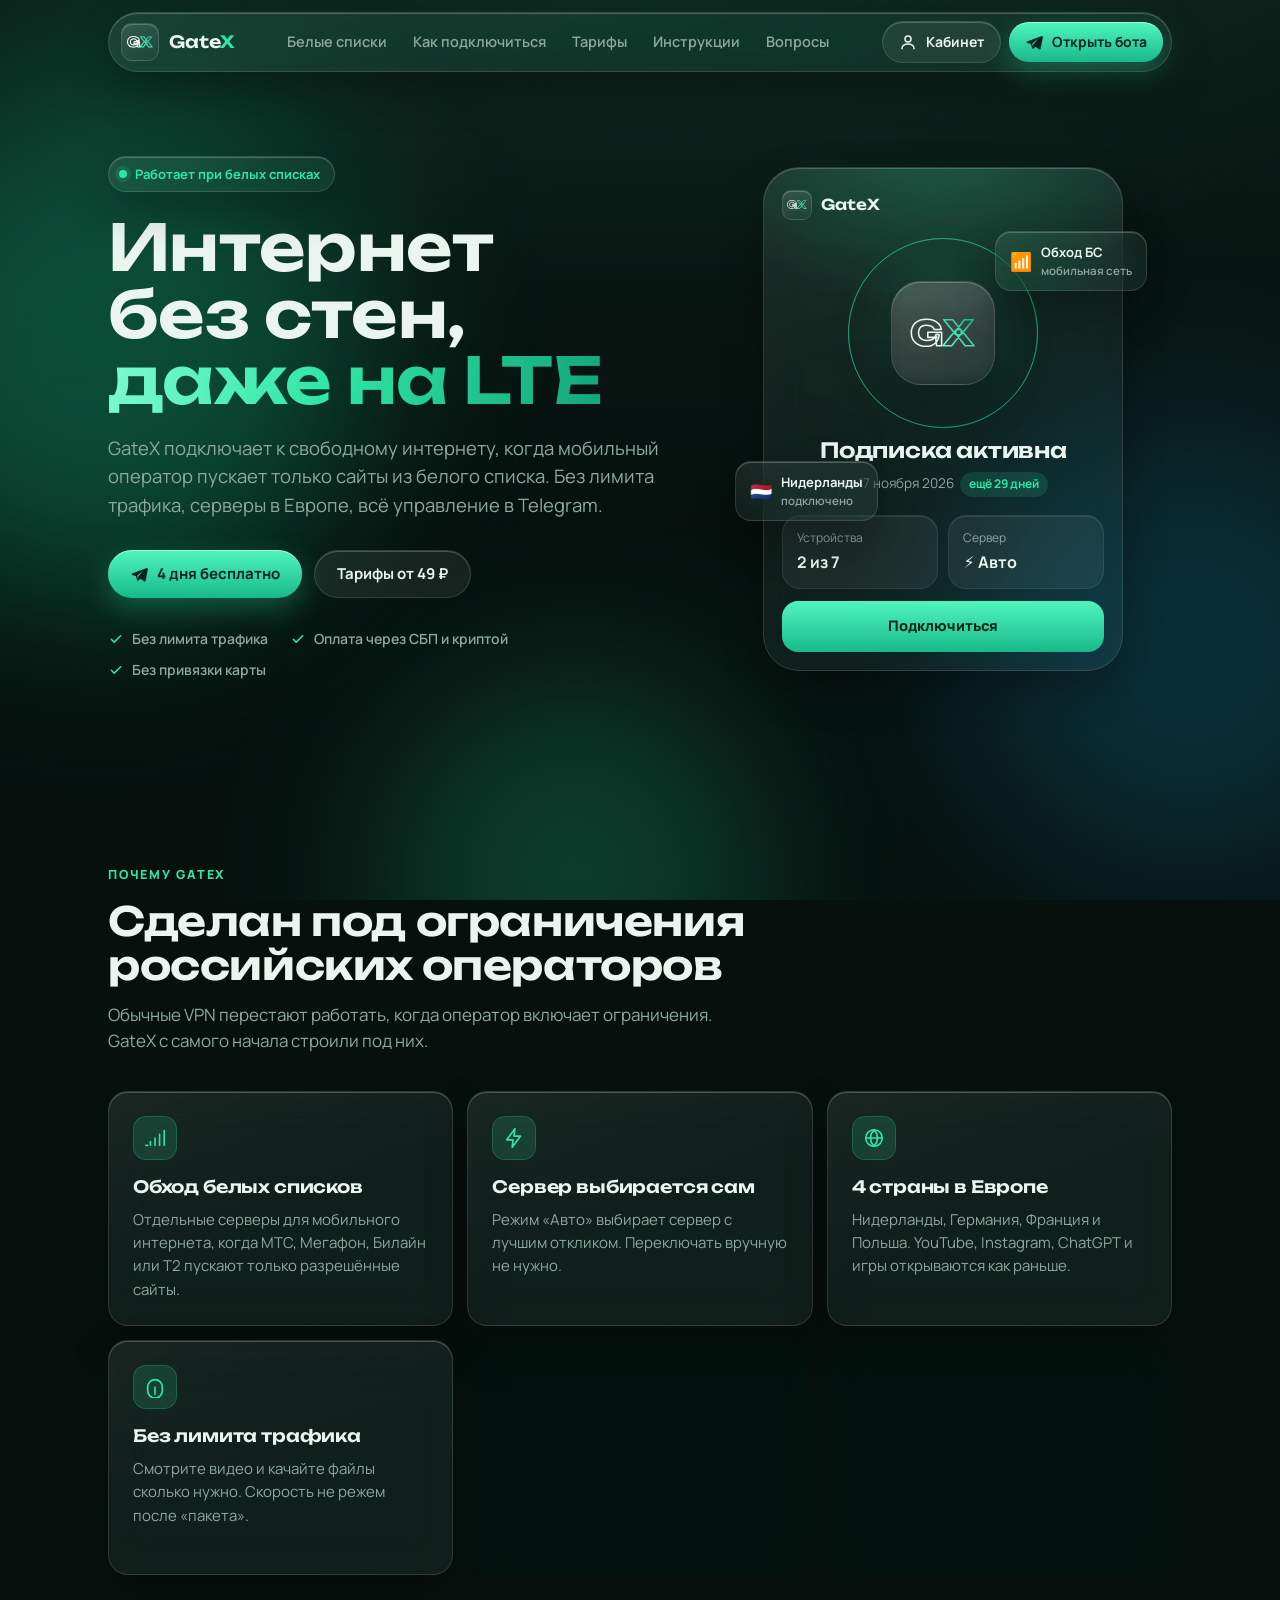
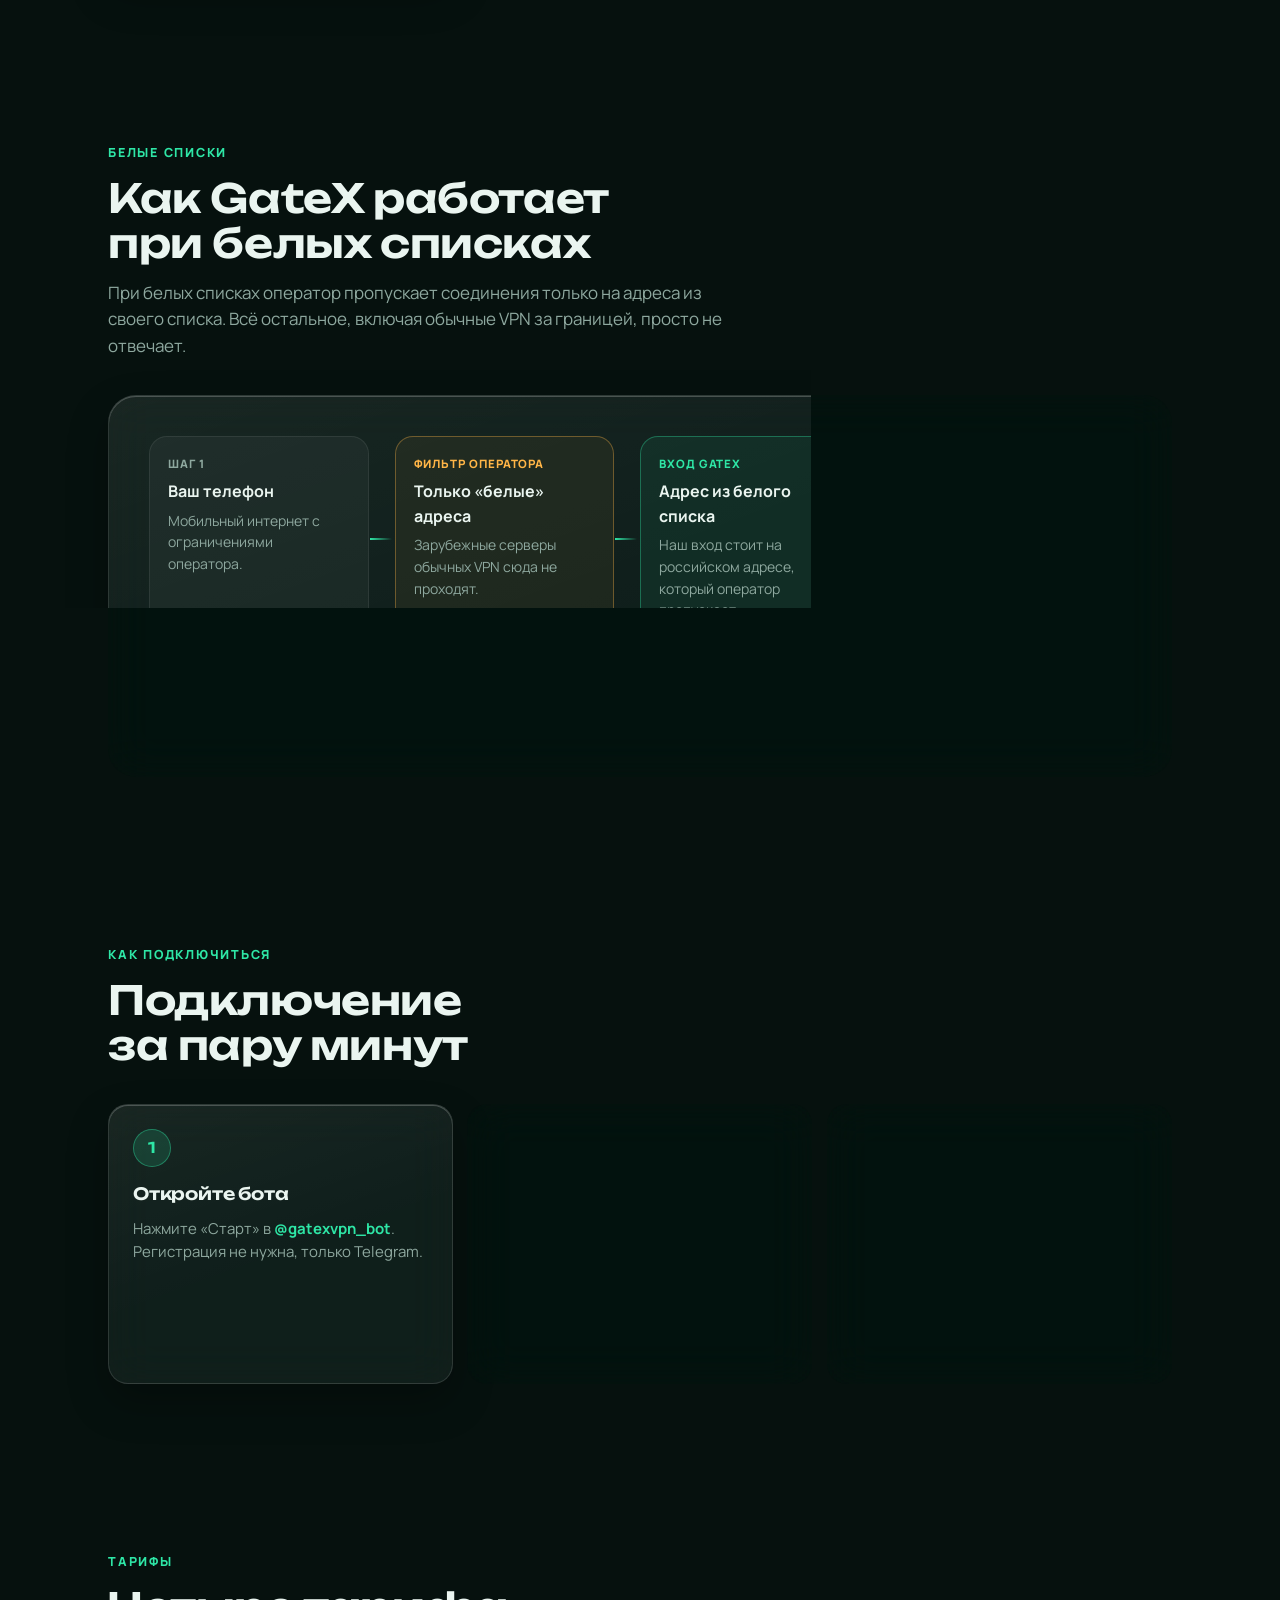
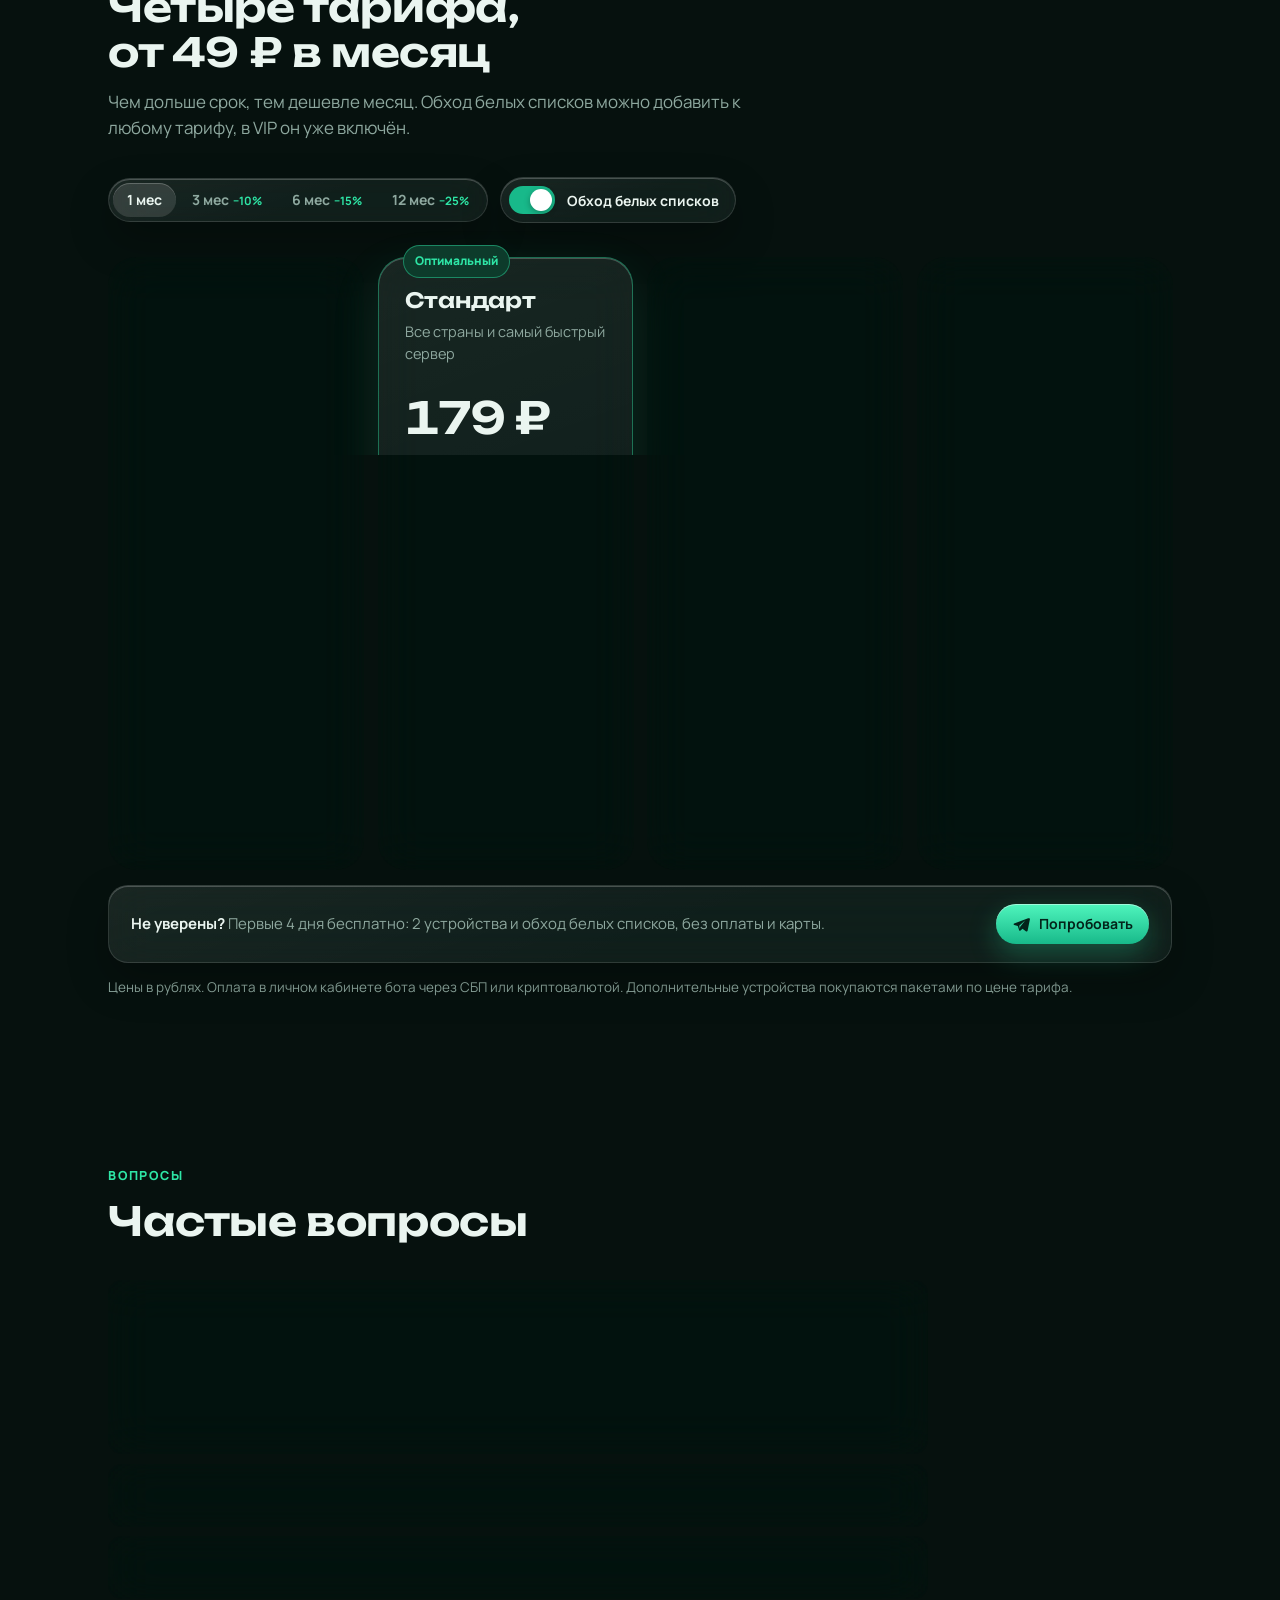
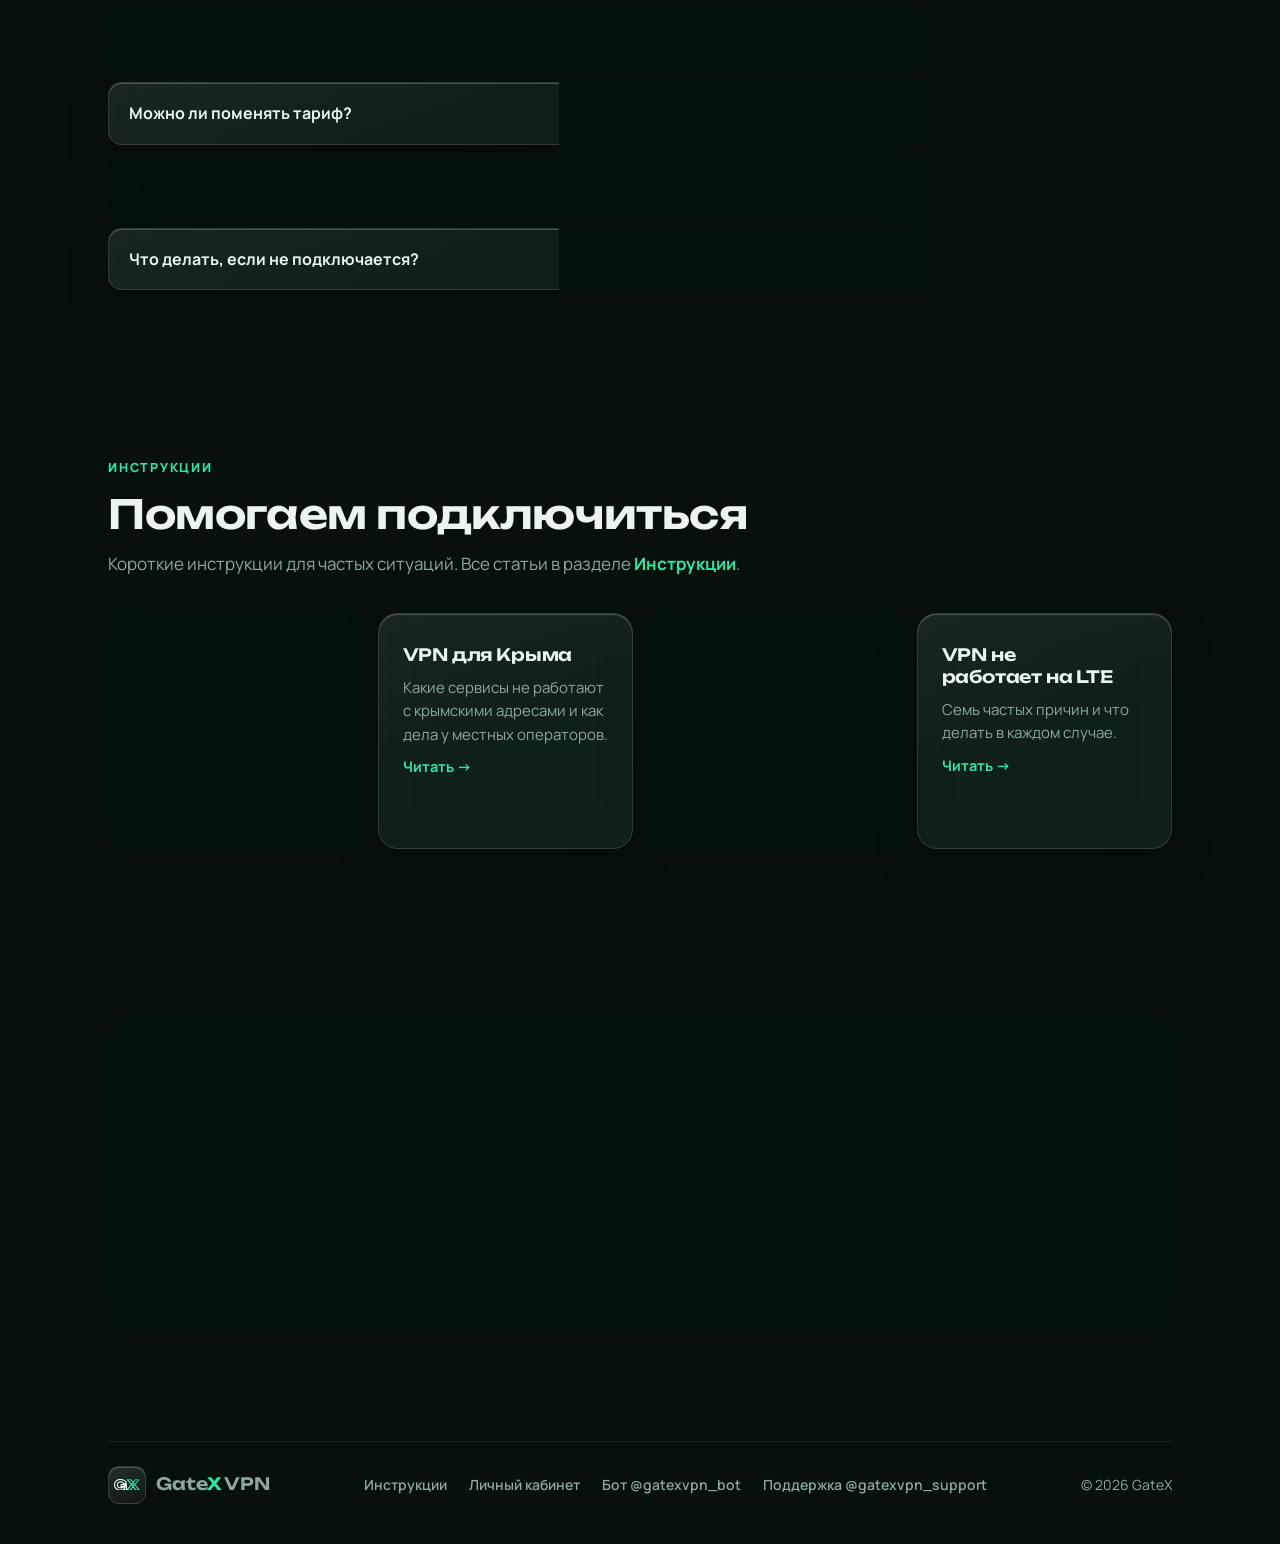
<file: site/index.html>
<!doctype html>
<html lang="ru">
<head>
<meta charset="utf-8">
<meta name="viewport" content="width=device-width, initial-scale=1, viewport-fit=cover">
<title>GateX VPN: работает при белых списках на мобильном интернете</title>
<meta name="claude:viewport-fit-sides" content="cover">
<meta name="description" content="GateX VPN работает даже при белых списках на мобильном интернете. Серверы в Нидерландах, Германии, Франции и Польше, без лимита трафика. 4 дня бесплатно в Telegram-боте.">
<meta name="theme-color" content="#06110e">
<meta property="og:title" content="GateX VPN">
<meta property="og:description" content="VPN для мобильного интернета с белыми списками. 4 дня бесплатно в Telegram.">
<meta property="og:type" content="website">
<meta property="og:url" content="https://gatexx.ru/">
<meta property="og:image" content="https://gatexx.ru/og.png">
<meta property="og:locale" content="ru_RU">
<meta property="og:site_name" content="GateX VPN">
<meta name="twitter:card" content="summary_large_image">
<link rel="canonical" href="https://gatexx.ru/">
<link rel="apple-touch-icon" href="/apple-touch-icon.png">
<link rel="icon" href="data:image/svg+xml,%3Csvg xmlns='http://www.w3.org/2000/svg' viewBox='0 0 64 64'%3E%3Crect width='64' height='64' rx='16' fill='%2306110e'/%3E%3Ctext x='32' y='42' font-family='Arial Black,Arial' font-weight='900' font-size='26' text-anchor='middle' fill='none' stroke='%232ee6a6' stroke-width='2.4'%3EGX%3C/text%3E%3C/svg%3E">
<script type="application/ld+json">{"@context": "https://schema.org", "@type": "Organization", "name": "GateX VPN", "url": "https://gatexx.ru/", "logo": "https://gatexx.ru/apple-touch-icon.png", "sameAs": ["https://t.me/gatexvpn_bot", "https://t.me/gaatex_vpn"]}</script>
<script type="application/ld+json">{"@context": "https://schema.org", "@type": "WebSite", "name": "GateX VPN", "url": "https://gatexx.ru/", "inLanguage": "ru"}</script>
<script type="application/ld+json">{"@context": "https://schema.org", "@type": "FAQPage", "mainEntity": [{"@type": "Question", "name": "Что такое белые списки?", "acceptedAnswer": {"@type": "Answer", "text": "Это режим, в котором мобильный оператор открывает только разрешённые сайты и сервисы: Госуслуги, банки, маркетплейсы, VK. Всё остальное, включая обычные VPN, перестаёт открываться. Он включается в отдельных регионах, иногда на несколько часов, иногда постоянно."}}, {"@type": "Question", "name": "На каких устройствах работает GateX?", "acceptedAnswer": {"@type": "Answer", "text": "На iPhone, Android, Windows и macOS. Подписка добавляется в приложение Happ, v2RayTun или INCY одной кнопкой из личного кабинета."}}, {"@type": "Question", "name": "Нужен ли обход белых списков, если у меня домашний интернет?", "acceptedAnswer": {"@type": "Answer", "text": "Нет. Дома и на Wi-Fi хватит тарифа без обхода, он заметно дешевле. Обход нужен, если вы пользуетесь мобильным интернетом там, где оператор включает белые списки."}}, {"@type": "Question", "name": "Как оплатить?", "acceptedAnswer": {"@type": "Answer", "text": "В личном кабинете бота @gatexvpn_bot: кнопка «Купить подписку», дальше тариф, срок и оплата через СБП или криптовалютой. Карту привязывать не нужно, автосписаний нет."}}, {"@type": "Question", "name": "Можно ли поменять тариф?", "acceptedAnswer": {"@type": "Answer", "text": "Да. При смене тарифа оставшиеся дни пересчитываются в дни нового тарифа по стоимости, ничего не сгорает."}}, {"@type": "Question", "name": "Есть ли бонус за друзей?", "acceptedAnswer": {"@type": "Answer", "text": "Да. Пригласите друга по своей ссылке из бота: когда он включит пробный период, вы оба получите +7 дней подписки."}}, {"@type": "Question", "name": "Что делать, если не подключается?", "acceptedAnswer": {"@type": "Answer", "text": "Напишите в поддержку @gatexvpn_support: опишите оператора, город и приложение, и мы поможем настроить."}}]}</script>
<link rel="preconnect" href="https://fonts.googleapis.com">
<link rel="preconnect" href="https://fonts.gstatic.com" crossorigin>
<link rel="stylesheet" href="https://fonts.googleapis.com/css2?family=Manrope:wght@400;500;600;700;800&family=Unbounded:wght@500;600;700&display=swap">
<style>
/* Layout: one long dark-pine page, frosted-glass panels floating over slow mint glows; content column 1120px. */
:root {
  --bg: #06110e;
  --bg-2: #0a1b16;
  --text: #eaf5f0;
  --muted: #8ea89f;
  --accent: #2ee6a6;
  --accent-2: #18b98a;
  --accent-ink: #03241a;
  --glass: rgba(255, 255, 255, 0.055);
  --glass-strong: rgba(255, 255, 255, 0.09);
  --glass-line: rgba(255, 255, 255, 0.12);
  --glass-hi: rgba(255, 255, 255, 0.22);
  --line: rgba(255, 255, 255, 0.08);
  --accent-soft: rgba(46, 230, 166, 0.14);
  --warn: #ffb547;

  --font-display: "Unbounded", "Manrope", system-ui, sans-serif;
  --font-body: "Manrope", system-ui, -apple-system, "Segoe UI", Roboto, sans-serif;
  --radius-lg: 28px;
  --radius: 20px;
  --radius-sm: 14px;
  color-scheme: dark;
}

* { box-sizing: border-box; }
html { scroll-behavior: smooth; overflow-x: clip; }
body {
  margin: 0;
  background: var(--bg);
  color: var(--text);
  font: 16px/1.55 var(--font-body);
  -webkit-font-smoothing: antialiased;
  overflow-x: clip;
}
a { color: inherit; text-decoration: none; }
svg { display: block; }
h1, h2, h3 { font-family: var(--font-display); font-weight: 600; margin: 0; text-wrap: balance; letter-spacing: -0.01em; }
p { margin: 0; }
:focus-visible { outline: 2px solid var(--accent); outline-offset: 3px; border-radius: 8px; }

/* Ambient glows behind the glass */
.sky { position: fixed; inset: 0; z-index: -1; overflow: hidden; pointer-events: none;
  background: radial-gradient(120% 70% at 50% -10%, rgba(46,230,166,.10), transparent 60%), linear-gradient(180deg, var(--bg-2), var(--bg) 60%); }
.blob { position: absolute; border-radius: 50%; filter: blur(90px); opacity: .55; }
.blob.b1 { width: 520px; height: 520px; left: -160px; top: 80px; background: #0f7a57; animation: drift 22s ease-in-out infinite alternate; }
.blob.b2 { width: 460px; height: 460px; right: -140px; top: 420px; background: #135c78; opacity: .38; animation: drift 26s ease-in-out infinite alternate-reverse; }
.blob.b3 { width: 380px; height: 380px; left: 30%; bottom: -160px; background: #1fa77a; opacity: .30; animation: drift 30s ease-in-out infinite alternate; }
@keyframes drift { to { transform: translate(60px, -40px) scale(1.08); } }

.wrap { width: 100%; max-width: 1120px; margin: 0 auto;
  padding-left: max(16px, env(safe-area-inset-left, 0px)); padding-right: max(16px, env(safe-area-inset-right, 0px)); }
@media (min-width: 720px) { .wrap { padding-left: max(28px, env(safe-area-inset-left, 0px)); padding-right: max(28px, env(safe-area-inset-right, 0px)); } }

.glass {
  background: linear-gradient(160deg, var(--glass-strong), var(--glass) 55%);
  border: 1px solid var(--glass-line);
  box-shadow: inset 0 1px 0 var(--glass-hi), 0 18px 40px rgba(0,0,0,.28);
  -webkit-backdrop-filter: blur(22px) saturate(150%);
  backdrop-filter: blur(22px) saturate(150%);
}

/* Header */
body::before { content: ""; position: fixed; inset: 0 0 auto; height: env(safe-area-inset-top, 0px); z-index: 10; background: rgba(6,17,14,.7); }
.top { position: sticky; top: env(safe-area-inset-top, 0px); z-index: 9; padding-block: 12px; }
.top .bar { display: flex; align-items: center; justify-content: space-between; gap: 12px; padding: 8px 8px 8px 12px; border-radius: 999px; }
.brand { display: flex; align-items: center; gap: 10px; font-family: var(--font-display); font-weight: 600; font-size: 17px; }
.brand b { color: var(--accent); font-weight: 600; }
.gx { width: 38px; height: 38px; border-radius: 11px; display: grid; place-items: center; flex: none;
  background: linear-gradient(160deg, rgba(255,255,255,.12), rgba(255,255,255,.03)); border: 1px solid var(--glass-line);
  box-shadow: inset 0 1px 0 var(--glass-hi); }
.gx svg { width: 26px; stroke-width: 80; }
.nav { display: none; gap: 26px; font-size: 14.5px; color: var(--muted); font-weight: 600; }
.nav a:hover { color: var(--text); }
@media (min-width: 860px) { .nav { display: flex; } }

.btn { display: inline-flex; align-items: center; justify-content: center; gap: 9px; border: 0; cursor: pointer;
  font: 700 15px/1 var(--font-body); padding: 15px 22px; border-radius: 999px; white-space: nowrap; transition: transform .15s ease, box-shadow .2s ease, background .2s ease; }
.btn:active { transform: scale(.98); }
.btn-primary { background: linear-gradient(180deg, #4ff5bd, var(--accent-2)); color: var(--accent-ink);
  box-shadow: 0 10px 28px rgba(46,230,166,.28), inset 0 1px 0 rgba(255,255,255,.45); }
.btn-primary:hover { box-shadow: 0 14px 36px rgba(46,230,166,.4), inset 0 1px 0 rgba(255,255,255,.45); }
.btn-glass { background: rgba(255,255,255,.07); border: 1px solid var(--glass-line); color: var(--text); box-shadow: inset 0 1px 0 var(--glass-hi); }
.btn-glass:hover { background: rgba(255,255,255,.11); }
.btn-sm { padding: 11px 16px; font-size: 14px; }
.top-cta { display: flex; align-items: center; gap: 8px; }
.btn-cab svg { width: 17px; height: 17px; }
@media (max-width: 459px) { .btn-cab { padding: 11px; } .btn-cab span { display: none; } }
.btn svg { width: 18px; height: 18px; }

/* Hero */
.hero { padding-block: 40px 70px; display: grid; gap: 48px; align-items: center; }
@media (min-width: 940px) { .hero { grid-template-columns: 1.1fr .9fr; padding-block: 72px 100px; } }
.pill { display: inline-flex; align-items: center; gap: 8px; padding: 7px 14px 7px 10px; border-radius: 999px; font-size: 13px; font-weight: 700; color: var(--accent); }
.pill .dot { width: 8px; height: 8px; border-radius: 50%; background: var(--accent); box-shadow: 0 0 0 4px var(--accent-soft); animation: pulse 2.4s ease-in-out infinite; }
@keyframes pulse { 50% { box-shadow: 0 0 0 8px rgba(46,230,166,0); } }
.hero h1 { font-size: clamp(34px, 6.4vw, 64px); line-height: 1.04; margin-top: 22px; }
.hero h1 .stroke { background: linear-gradient(100deg, #7dfbd0, var(--accent) 45%, #13a57a); -webkit-background-clip: text; background-clip: text; color: transparent; }
.hero .lead { margin-top: 20px; font-size: clamp(16px, 2vw, 18.5px); color: var(--muted); max-width: 33em; }
.hero .cta { display: flex; flex-wrap: wrap; gap: 12px; margin-top: 30px; }
.hero .facts { display: flex; flex-wrap: wrap; gap: 10px 22px; margin-top: 30px; color: var(--muted); font-size: 14px; font-weight: 600; }
.hero .facts span { display: inline-flex; align-items: center; gap: 8px; }
.hero .facts svg { width: 16px; height: 16px; color: var(--accent); }

/* Hero visual: the cabinet as it looks in Telegram */
.device { position: relative; justify-self: center; width: min(360px, 100%); }
.device .screen { border-radius: 36px; padding: 22px 18px 18px; position: relative; overflow: hidden; }
.device .screen::before { content: ""; position: absolute; inset: -40% -20% auto; height: 70%; background: radial-gradient(closest-side, rgba(46,230,166,.22), transparent); pointer-events: none; }
.scr-head { display: flex; align-items: center; gap: 9px; font-family: var(--font-display); font-size: 15px; font-weight: 600; position: relative; }
.scr-head .gx { width: 30px; height: 30px; border-radius: 9px; }
.scr-head .gx svg { width: 20px; }
.orb { position: relative; width: 190px; height: 190px; margin: 18px auto 6px; display: grid; place-items: center; }
.orb i { position: absolute; inset: 0; border-radius: 50%; border: 1px solid rgba(46,230,166,.28); animation: ring 3.6s ease-out infinite; }
.orb i:nth-child(2) { animation-delay: 1.2s; }
.orb i:nth-child(3) { animation-delay: 2.4s; }
@keyframes ring { from { transform: scale(.55); opacity: 1; } to { transform: scale(1.05); opacity: 0; } }
.orb .core { width: 104px; height: 104px; border-radius: 30px; display: grid; place-items: center;
  background: linear-gradient(160deg, rgba(255,255,255,.16), rgba(255,255,255,.03)); border: 1px solid var(--glass-line);
  box-shadow: inset 0 1px 0 var(--glass-hi), 0 20px 40px rgba(0,0,0,.35), 0 0 60px rgba(46,230,166,.18);
  -webkit-backdrop-filter: blur(10px); backdrop-filter: blur(10px); }
.orb .core svg { width: 66px; stroke-width: 46; }
.scr-status { text-align: center; position: relative; }
.scr-status h3 { font-size: 21px; }
.scr-status p { color: var(--muted); font-size: 13.5px; margin-top: 6px; }
.scr-status .left { display: inline-block; margin-left: 6px; padding: 3px 9px; border-radius: 999px; background: var(--accent-soft); color: var(--accent); font-weight: 700; font-size: 12px; }
.scr-tiles { display: grid; grid-template-columns: 1fr 1fr; gap: 10px; margin-top: 18px; position: relative; }
.tile { border-radius: 18px; padding: 13px 14px; background: rgba(255,255,255,.06); border: 1px solid var(--line); box-shadow: inset 0 1px 0 rgba(255,255,255,.1); }
.tile small { display: block; font-size: 12px; color: var(--muted); }
.tile strong { display: block; margin-top: 3px; font-size: 16px; }
.scr-btn { margin-top: 12px; width: 100%; padding: 14px; border-radius: 16px; text-align: center; font-weight: 800; font-size: 14.5px;
  background: linear-gradient(180deg, #4ff5bd, var(--accent-2)); color: var(--accent-ink); position: relative; }
.float-chip { position: absolute; border-radius: 16px; padding: 10px 14px; font-size: 13px; font-weight: 700; display: flex; align-items: center; gap: 9px; }
.float-chip .flag { font-size: 18px; line-height: 1; }
.float-chip small { display: block; font-weight: 600; color: var(--muted); font-size: 11.5px; }
.float-chip.c1 { left: -28px; bottom: 150px; animation: bob 6s ease-in-out infinite; }
.float-chip.c2 { right: -24px; top: 64px; animation: bob 7s ease-in-out infinite reverse; }
@keyframes bob { 50% { transform: translateY(-10px); } }
@media (max-width: 480px) { .float-chip.c1 { display: none; } .float-chip.c2 { right: 8px; top: 58px; } }

/* Sections */
section { padding-block: 56px; }
@media (min-width: 720px) { section { padding-block: 84px; } }
.eyebrow { font-size: 12.5px; font-weight: 800; letter-spacing: .14em; text-transform: uppercase; color: var(--accent); }
.sec-head { max-width: 640px; display: grid; gap: 14px; margin-bottom: 36px; }
.sec-head h2 { font-size: clamp(26px, 4vw, 40px); line-height: 1.12; }
.sec-head p { color: var(--muted); font-size: 17px; }

/* Features */
.features { display: grid; gap: 14px; grid-template-columns: 1fr; }
@media (min-width: 620px) { .features { grid-template-columns: 1fr 1fr; } }
@media (min-width: 980px) { .features { grid-template-columns: repeat(3, 1fr); } }
.feat { border-radius: var(--radius); padding: 24px; display: grid; gap: 10px; align-content: start; }
.feat .ic { width: 44px; height: 44px; border-radius: 13px; display: grid; place-items: center; background: var(--accent-soft); color: var(--accent); border: 1px solid rgba(46,230,166,.22); }
.feat .ic svg { width: 22px; height: 22px; }
.feat h3 { font-size: 17px; line-height: 1.3; margin-top: 6px; }
.feat p { color: var(--muted); font-size: 15px; }
.feat .go { color: var(--accent); font-weight: 700; font-size: 14.5px; }
@media (min-width: 980px) { .features.guides { grid-template-columns: repeat(4, 1fr); } }
a.feat:hover { border-color: rgba(46,230,166,.4); }

/* Whitelist route */
.route { border-radius: var(--radius-lg); padding: 28px 22px; display: grid; gap: 26px; }
@media (min-width: 720px) { .route { padding: 40px; } }
.hops { display: grid; gap: 10px; grid-template-columns: 1fr; counter-reset: hop; }
@media (min-width: 900px) { .hops { grid-template-columns: repeat(4, 1fr); gap: 0; } }
.hop { position: relative; padding: 18px; border-radius: 18px; background: rgba(255,255,255,.04); border: 1px solid var(--line); display: grid; gap: 6px; align-content: start; }
@media (min-width: 900px) {
  .hop { margin-right: 26px; }
  .hop:not(:last-child)::after { content: ""; position: absolute; right: -24px; top: 50%; width: 22px; height: 2px; background: linear-gradient(90deg, var(--accent), transparent); }
  .hop:last-child { margin-right: 0; }
}
.hop .tag { font-size: 11.5px; font-weight: 800; letter-spacing: .08em; text-transform: uppercase; color: var(--muted); }
.hop strong { font-size: 16px; }
.hop p { font-size: 14px; color: var(--muted); }
.hop.block { border-color: rgba(255,181,71,.35); background: rgba(255,181,71,.06); }
.hop.block .tag { color: var(--warn); }
.hop.ok { border-color: rgba(46,230,166,.35); background: rgba(46,230,166,.07); }
.hop.ok .tag { color: var(--accent); }
.route-note { display: grid; gap: 14px; grid-template-columns: 1fr; color: var(--muted); font-size: 15px; }
@media (min-width: 720px) { .route-note { grid-template-columns: 1fr 1fr; gap: 28px; } }
.route-note b { color: var(--text); }

/* Steps */
.steps { display: grid; gap: 14px; grid-template-columns: 1fr; }
@media (min-width: 860px) { .steps { grid-template-columns: repeat(3, 1fr); } }
.step { border-radius: var(--radius); padding: 24px; display: grid; gap: 10px; align-content: start; }
.step .n { font-family: var(--font-display); font-size: 15px; font-weight: 600; width: 38px; height: 38px; border-radius: 50%; display: grid; place-items: center;
  color: var(--accent); background: var(--accent-soft); border: 1px solid rgba(46,230,166,.4); }
.step h3 { font-size: 17px; margin-top: 4px; }
.step p { color: var(--muted); font-size: 15px; }
.apps { display: flex; flex-wrap: wrap; gap: 8px; margin-top: 4px; }
.apps span { font-size: 12.5px; font-weight: 700; padding: 5px 10px; border-radius: 999px; background: rgba(255,255,255,.06); border: 1px solid var(--line); }

/* Pricing */
.controls { display: flex; flex-wrap: wrap; gap: 12px; align-items: center; margin-bottom: 22px; }
.seg { display: inline-flex; padding: 4px; border-radius: 999px; gap: 2px; }
.seg button { border: 0; background: none; color: var(--muted); font: 700 14px/1 var(--font-body); padding: 10px 14px; border-radius: 999px; cursor: pointer; white-space: nowrap; }
.seg button[aria-pressed="true"] { background: rgba(255,255,255,.12); color: var(--text); box-shadow: inset 0 1px 0 var(--glass-hi); }
.seg button .off { color: var(--accent); font-size: 11.5px; margin-left: 4px; }
@media (max-width: 520px) {
  .seg { display: grid; grid-template-columns: repeat(4, 1fr); width: 100%; }
  .seg button { padding: 9px 4px; font-size: 13.5px; text-align: center; }
  .seg button .off { display: block; margin: 3px 0 0; }
}
.switch { display: inline-flex; align-items: center; gap: 12px; padding: 8px 16px 8px 8px; border-radius: 999px; cursor: pointer; font-weight: 700; font-size: 14px; user-select: none; }
.switch input { position: absolute; opacity: 0; pointer-events: none; }
.switch .track { width: 46px; height: 28px; border-radius: 999px; background: rgba(255,255,255,.12); position: relative; transition: background .2s; flex: none; }
.switch .track::after { content: ""; position: absolute; left: 3px; top: 3px; width: 22px; height: 22px; border-radius: 50%; background: #fff; transition: transform .2s; box-shadow: 0 2px 6px rgba(0,0,0,.3); }
.switch input:checked + .track { background: var(--accent-2); }
.switch input:checked + .track::after { transform: translateX(18px); }
.switch input:focus-visible + .track { outline: 2px solid var(--accent); outline-offset: 3px; }

.plans { display: grid; gap: 22px 14px; grid-template-columns: 1fr; padding-top: 12px; }
@media (min-width: 700px) { .plans { grid-template-columns: repeat(2, minmax(0, 1fr)); } }
@media (min-width: 1100px) { .plans { grid-template-columns: repeat(4, minmax(0, 1fr)); } .plan { padding: 24px 20px; } .price .num { font-size: 36px; } .price { flex-direction: column; align-items: flex-start; gap: 2px; } .plan .who { min-height: 3em; } .price-sub { min-height: 3em; } }
.plan { border-radius: var(--radius-lg); padding: 26px; display: grid; gap: 18px; align-content: start; position: relative; }
.plan.hot { border-color: rgba(46,230,166,.4); box-shadow: inset 0 1px 0 var(--glass-hi), 0 18px 50px rgba(46,230,166,.12); }
.plan .ph { display: flex; flex-wrap: wrap; justify-content: space-between; align-items: flex-start; gap: 12px; }
.plan h3 { font-size: 21px; }
.plan .who { color: var(--muted); font-size: 14.5px; margin-top: 4px; }
.plan .badge { position: absolute; top: -13px; left: 24px; font-size: 12px; font-weight: 800; padding: 6px 11px; border-radius: 999px; background: #0d3b2b; border: 1px solid rgba(46,230,166,.45); color: var(--accent); white-space: nowrap; }
.price { display: flex; align-items: baseline; gap: 8px; flex-wrap: wrap; }
.price .num { font-family: var(--font-display); font-size: 44px; font-weight: 600; font-variant-numeric: tabular-nums; letter-spacing: -0.02em; }
.price .per { color: var(--muted); font-weight: 600; }
.price-sub { color: var(--muted); font-size: 14px; margin-top: -10px; min-height: 1.5em; font-variant-numeric: tabular-nums; }
.plan ul { list-style: none; padding: 0; margin: 0; display: grid; gap: 10px; font-size: 15px; }
.plan li { display: flex; gap: 10px; align-items: flex-start; }
.plan li svg { width: 18px; height: 18px; color: var(--accent); flex: none; margin-top: 2px; }
.plan li.dim { color: var(--muted); }
.plan li.dim svg { color: var(--muted); }
.plan .btn { width: 100%; }
.trial { margin-top: 14px; border-radius: var(--radius); padding: 18px 22px; display: flex; flex-wrap: wrap; align-items: center; justify-content: space-between; gap: 14px; }
.trial p { color: var(--muted); font-size: 15px; }
.trial b { color: var(--text); }
.fine { margin-top: 14px; color: var(--muted); font-size: 13.5px; }

/* FAQ */
.faq { display: grid; gap: 10px; max-width: 820px; }
.faq details { border-radius: var(--radius-sm); padding: 0 20px; }
.faq summary { list-style: none; cursor: pointer; padding: 18px 0; font-weight: 700; font-size: 16px; display: flex; justify-content: space-between; gap: 16px; align-items: center; }
.faq summary::-webkit-details-marker { display: none; }
.faq summary::after { content: "+"; font: 500 24px/1 var(--font-body); color: var(--accent); transition: transform .2s; flex: none; }
.faq details[open] summary::after { transform: rotate(45deg); }
.faq details p { padding-bottom: 18px; color: var(--muted); font-size: 15px; max-width: 65ch; }
.faq details p a { color: var(--accent); font-weight: 700; }

/* Final CTA */
.final { border-radius: 32px; padding: 40px 24px; text-align: center; display: grid; gap: 18px; justify-items: center; position: relative; overflow: hidden; }
.final::before { content: ""; position: absolute; inset: auto -10% -60% -10%; height: 120%; background: radial-gradient(closest-side, rgba(46,230,166,.22), transparent); pointer-events: none; }
.final h2 { font-size: clamp(26px, 4.4vw, 44px); line-height: 1.1; position: relative; }
.final p { color: var(--muted); max-width: 34em; position: relative; }
.final .cta { display: flex; flex-wrap: wrap; justify-content: center; gap: 12px; position: relative; }
@media (min-width: 720px) { .final { padding: 64px 40px; } }

footer { padding-block: 28px 40px; color: var(--muted); font-size: 14px; }
footer .row { display: flex; flex-wrap: wrap; gap: 14px 28px; justify-content: space-between; align-items: center; border-top: 1px solid var(--line); padding-top: 24px; }
footer .links { display: flex; flex-wrap: wrap; gap: 10px 22px; font-weight: 600; }
footer .links a:hover { color: var(--text); }

@media (prefers-reduced-motion: reduce) {
  *, *::before, *::after { animation: none !important; transition: none !important; }
  html { scroll-behavior: auto; }
}
@supports not ((backdrop-filter: blur(1px)) or (-webkit-backdrop-filter: blur(1px))) {
  .glass { background: rgba(14, 34, 27, .92); }
}
</style>
</head>
<body>

<svg width="0" height="0" style="position:absolute" aria-hidden="true">
  <defs>
    <linearGradient id="gxMint" x1="0" y1="0" x2="1" y2="1"><stop offset="0" stop-color="#6ff9cb"/><stop offset="1" stop-color="#18b98a"/></linearGradient>
    <!-- GX mark, letter outlines only -->
    <g id="gxMark">
      <g transform="scale(1 -1)" fill="none" stroke-linejoin="round">
        <path stroke="#eaf5f0" d="M838 325Q835 257 810.5 195.5Q786 134 739.5 86.0Q693 38 623.5 11.0Q554 -16 462 -16Q374 -16 297.0 9.5Q220 35 161.5 85.0Q103 135 70.5 208.0Q38 281 38 375Q38 469 71.0 542.0Q104 615 163.5 665.0Q223 715 301.5 740.5Q380 766 473 766Q597 766 687.0 728.0Q777 690 832.0 624.0Q887 558 903 471H694Q684 509 653.5 536.5Q623 564 577.5 578.5Q532 593 474 593Q404 593 353.0 568.5Q302 544 274.0 495.5Q246 447 246 375Q246 302 276.0 252.0Q306 202 361.5 177.0Q417 152 492 152Q565 152 621.0 172.5Q677 193 710.5 233.0Q744 273 749 329ZM512 242V388H910V0H763L734 297L773 242Z"/>
        <path stroke="url(#gxMint)" transform="translate(961 0)" d="M513 327V453L881 0H626L383 314H485L241 0H-11L359 452V328L11 750H270L490 466H388L605 750H860Z"/>
      </g>
    </g>
    <symbol id="i-check" viewBox="0 0 24 24"><path d="M5 12.5l4.2 4.2L19 7" fill="none" stroke="currentColor" stroke-width="2.2" stroke-linecap="round" stroke-linejoin="round"/></symbol>
    <symbol id="i-minus" viewBox="0 0 24 24"><path d="M6 12h12" fill="none" stroke="currentColor" stroke-width="2.2" stroke-linecap="round"/></symbol>
    <symbol id="i-tg" viewBox="0 0 24 24"><path d="M21.5 4.2L2.9 11.4c-1 .4-1 1.6.1 1.9l4.7 1.5 1.8 5.6c.3.8 1.3 1 1.9.4l2.6-2.5 4.9 3.6c.7.5 1.7.1 1.9-.8l3.1-15.4c.2-1-.8-1.8-1.7-1.4zM9.6 14.3l8.2-7.2-6.9 8.6-.3 3.1-1-4.5z" fill="currentColor"/></symbol>
  </defs>
</svg>

<div class="sky" aria-hidden="true"><div class="blob b1"></div><div class="blob b2"></div><div class="blob b3"></div></div>

<header class="top">
  <div class="wrap">
    <div class="bar glass">
      <a class="brand" href="#top" aria-label="GateX VPN, наверх">
        <span class="gx"><svg viewBox="0 -800 1900 840"><use href="#gxMark"/></svg></span>
        <span>Gate<b>X</b></span>
      </a>
      <nav class="nav" aria-label="Разделы">
        <a href="#whitelist">Белые списки</a>
        <a href="#start">Как подключиться</a>
        <a href="#pricing">Тарифы</a>
        <a href="/instrukcii/">Инструкции</a>
        <a href="#faq">Вопросы</a>
      </nav>
      <div class="top-cta">
        <a class="btn btn-glass btn-sm btn-cab" href="https://app.fast-cloude-cdn.online:8443/cabinet/" target="_blank" rel="noopener" aria-label="Личный кабинет"><svg viewBox="0 0 24 24" fill="none" stroke="currentColor" stroke-width="2" stroke-linecap="round" stroke-linejoin="round"><circle cx="12" cy="8" r="4"/><path d="M4 21c0-4 3.6-6.5 8-6.5s8 2.5 8 6.5"/></svg><span>Кабинет</span></a>
        <a class="btn btn-primary btn-sm" href="https://t.me/gatexvpn_bot" target="_blank" rel="noopener">
          <svg><use href="#i-tg"/></svg>Открыть бота
        </a>
      </div>
    </div>
  </div>
</header>

<main id="top">
  <div class="wrap hero">
    <div>
      <span class="pill glass"><span class="dot"></span>Работает при белых списках</span>
      <h1>Интернет без&nbsp;стен, <span class="stroke">даже на&nbsp;LTE</span></h1>
      <p class="lead">GateX подключает к свободному интернету, когда мобильный оператор пускает только сайты из белого списка. Без лимита трафика, серверы в Европе, всё управление в Telegram.</p>
      <div class="cta">
        <a class="btn btn-primary" href="https://t.me/gatexvpn_bot" target="_blank" rel="noopener"><svg><use href="#i-tg"/></svg>4 дня бесплатно</a>
        <a class="btn btn-glass" href="#pricing">Тарифы от 49 ₽</a>
      </div>
      <div class="facts">
        <span><svg><use href="#i-check"/></svg>Без лимита трафика</span>
        <span><svg><use href="#i-check"/></svg>Оплата через СБП и криптой</span>
        <span><svg><use href="#i-check"/></svg>Без привязки карты</span>
      </div>
    </div>

    <div class="device" aria-hidden="true">
      <div class="screen glass">
        <div class="scr-head"><span class="gx"><svg viewBox="0 -800 1900 840"><use href="#gxMark"/></svg></span>GateX</div>
        <div class="orb"><i></i><i></i><i></i><div class="core"><svg viewBox="0 -800 1900 840"><use href="#gxMark"/></svg></div></div>
        <div class="scr-status">
          <h3>Подписка активна</h3>
          <p>до 17 ноября 2026<span class="left">ещё 29 дней</span></p>
        </div>
        <div class="scr-tiles">
          <div class="tile"><small>Устройства</small><strong>2 из 7</strong></div>
          <div class="tile"><small>Сервер</small><strong>⚡ Авто</strong></div>
        </div>
        <div class="scr-btn">Подключиться</div>
      </div>
      <div class="float-chip glass c1"><span class="flag">🇳🇱</span><span>Нидерланды<small>подключено</small></span></div>
      <div class="float-chip glass c2"><span class="flag">📶</span><span>Обход БС<small>мобильная сеть</small></span></div>
    </div>
  </div>

  <section id="why">
    <div class="wrap">
      <div class="sec-head">
        <span class="eyebrow">Почему GateX</span>
        <h2>Сделан под ограничения российских операторов</h2>
        <p>Обычные VPN перестают работать, когда оператор включает ограничения. GateX с самого начала строили под них.</p>
      </div>
      <div class="features">
        <article class="feat glass">
          <span class="ic"><svg viewBox="0 0 24 24" fill="none" stroke="currentColor" stroke-width="1.8" stroke-linecap="round" stroke-linejoin="round"><path d="M2 20h2M7 20v-4M12 20v-8M17 20V8M22 20V4"/></svg></span>
          <h3>Обход белых списков</h3>
          <p>Отдельные серверы для мобильного интернета, когда МТС, Мегафон, Билайн или Т2 пускают только разрешённые сайты.</p>
        </article>
        <article class="feat glass">
          <span class="ic"><svg viewBox="0 0 24 24" fill="none" stroke="currentColor" stroke-width="1.8" stroke-linecap="round" stroke-linejoin="round"><path d="M13 2L4 14h7l-1 8 9-12h-7l1-8z"/></svg></span>
          <h3>Сервер выбирается сам</h3>
          <p>Режим «Авто» выбирает сервер с лучшим откликом. Переключать вручную не нужно.</p>
        </article>
        <article class="feat glass">
          <span class="ic"><svg viewBox="0 0 24 24" fill="none" stroke="currentColor" stroke-width="1.8" stroke-linecap="round" stroke-linejoin="round"><circle cx="12" cy="12" r="9"/><path d="M3 12h18M12 3c2.5 2.6 3.8 5.6 3.8 9s-1.3 6.4-3.8 9c-2.5-2.6-3.8-5.6-3.8-9S9.5 5.6 12 3z"/></svg></span>
          <h3>4 страны в Европе</h3>
          <p>Нидерланды, Германия, Франция и Польша. YouTube, Instagram, ChatGPT и игры открываются как раньше.</p>
        </article>
        <article class="feat glass">
          <span class="ic"><svg viewBox="0 0 24 24" fill="none" stroke="currentColor" stroke-width="1.8" stroke-linecap="round" stroke-linejoin="round"><path d="M4 12a8 8 0 0 1 16 0"/><path d="M4 12v4a8 8 0 0 0 16 0v-4"/><path d="M12 12v8"/></svg></span>
          <h3>Без лимита трафика</h3>
          <p>Смотрите видео и качайте файлы сколько нужно. Скорость не режем после «пакета».</p>
        </article>
        <article class="feat glass">
          <span class="ic"><svg viewBox="0 0 24 24" fill="none" stroke="currentColor" stroke-width="1.8" stroke-linecap="round" stroke-linejoin="round"><rect x="3" y="4" width="11" height="16" rx="2.5"/><rect x="16" y="9" width="5" height="11" rx="1.5"/></svg></span>
          <h3>Все устройства семьи</h3>
          <p>До 21 устройства на одной подписке: телефоны, ноутбуки, планшеты и ТВ. Лишние удаляются в один клик в личном кабинете.</p>
        </article>
        <article class="feat glass">
          <span class="ic"><svg viewBox="0 0 24 24" fill="none" stroke="currentColor" stroke-width="1.8" stroke-linecap="round" stroke-linejoin="round"><path d="M21 15a2 2 0 0 1-2 2H8l-5 4V5a2 2 0 0 1 2-2h14a2 2 0 0 1 2 2z"/><path d="M8 9h8M8 13h5"/></svg></span>
          <h3>Живая поддержка</h3>
          <p>Пишите в Telegram, если что-то не подключается. Отвечает человек.</p>
        </article>
      </div>
    </div>
  </section>

  <section id="whitelist">
    <div class="wrap">
      <div class="sec-head">
        <span class="eyebrow">Белые списки</span>
        <h2>Как GateX работает при белых списках</h2>
        <p>При белых списках оператор пропускает соединения только на адреса из своего списка. Всё остальное, включая обычные VPN за границей, просто не отвечает.</p>
      </div>
      <div class="route glass">
        <div class="hops">
          <div class="hop"><span class="tag">Шаг 1</span><strong>Ваш телефон</strong><p>Мобильный интернет с ограничениями оператора.</p></div>
          <div class="hop block"><span class="tag">Фильтр оператора</span><strong>Только «белые» адреса</strong><p>Зарубежные серверы обычных VPN сюда не проходят.</p></div>
          <div class="hop ok"><span class="tag">Вход GateX</span><strong>Адрес из белого списка</strong><p>Наш вход стоит на российском адресе, который оператор пропускает.</p></div>
          <div class="hop"><span class="tag">Выход</span><strong>Сервер в Европе</strong><p>Дальше трафик идёт за границу, и вы получаете обычный интернет.</p></div>
        </div>
        <div class="route-note">
          <p><b>Дома и на Wi-Fi</b> всё проще: подписка подключает к ближайшему быстрому серверу в Европе, обход белых списков не нужен.</p>
          <p><b>Обход белых списков</b> подключается к любому тарифу, в VIP и пробном периоде он уже есть. Попробуйте бесплатно, прежде чем платить.</p>
        </div>
      </div>
    </div>
  </section>

  <section id="start">
    <div class="wrap">
      <div class="sec-head">
        <span class="eyebrow">Как подключиться</span>
        <h2>Подключение за пару минут</h2>
      </div>
      <div class="steps">
        <article class="step glass">
          <span class="n">1</span>
          <h3>Откройте бота</h3>
          <p>Нажмите «Старт» в <a href="https://t.me/gatexvpn_bot" target="_blank" rel="noopener" style="color:var(--accent);font-weight:700">@gatexvpn_bot</a>. Регистрация не нужна, только Telegram.</p>
        </article>
        <article class="step glass">
          <span class="n">2</span>
          <h3>Получите 4 дня бесплатно</h3>
          <p>Подпишитесь на канал GateX, и пробный период включится сразу: 2 устройства и обход белых списков.</p>
        </article>
        <article class="step glass">
          <span class="n">3</span>
          <h3>Добавьте подписку в приложение</h3>
          <p>В личном кабинете нажмите «Подключиться», и подписка добавится одной кнопкой.</p>
          <div class="apps"><span>Happ</span><span>v2RayTun</span><span>INCY</span></div>
        </article>
      </div>
    </div>
  </section>

  <section id="pricing">
    <div class="wrap">
      <div class="sec-head">
        <span class="eyebrow">Тарифы</span>
        <h2>Четыре тарифа, от 49 ₽ в месяц</h2>
        <p>Чем дольше срок, тем дешевле месяц. Обход белых списков можно добавить к любому тарифу, в VIP он уже включён.</p>
      </div>

      <div class="controls">
        <div class="seg glass" role="group" aria-label="Срок подписки" id="period">
          <button type="button" data-m="1" aria-pressed="true">1 мес</button>
          <button type="button" data-m="3" aria-pressed="false">3 мес<span class="off">−10%</span></button>
          <button type="button" data-m="6" aria-pressed="false">6 мес<span class="off">−15%</span></button>
          <button type="button" data-m="12" aria-pressed="false">12 мес<span class="off">−25%</span></button>
        </div>
        <label class="switch glass" for="bs">
          <input type="checkbox" id="bs" checked>
          <span class="track"></span>
          Обход белых списков
        </label>
      </div>

      <div class="plans">
        <article class="plan glass" data-plan="economy">
          <div class="ph">
            <div><h3>Эконом</h3><p class="who">Для себя: телефон и ноутбук</p></div>
          </div>
          <div class="price"><span class="num" data-num></span><span class="per" data-per>в месяц</span></div>
          <p class="price-sub" data-sub></p>
          <ul>
            <li><svg><use href="#i-check"/></svg>2 устройства (до 4)</li>
            <li><svg><use href="#i-check"/></svg>Нидерланды и Германия</li>
            <li><svg><use href="#i-check"/></svg>Без лимита трафика</li>
            <li data-bsline><svg><use href="#i-check"/></svg><span>Обход белых списков на LTE</span></li>
          </ul>
          <a class="btn btn-glass" href="https://t.me/gatexvpn_bot" target="_blank" rel="noopener">Выбрать в боте</a>
        </article>
        <article class="plan glass hot" data-plan="standard">
          <div class="ph">
            <div><h3>Стандарт</h3><p class="who">Все страны и самый быстрый сервер</p></div>
            <span class="badge">Оптимальный</span>
          </div>
          <div class="price"><span class="num" data-num></span><span class="per" data-per>в месяц</span></div>
          <p class="price-sub" data-sub></p>
          <ul>
            <li><svg><use href="#i-check"/></svg>3 устройства (до 9)</li>
            <li><svg><use href="#i-check"/></svg>Нидерланды, Германия, Франция, Польша</li>
            <li><svg><use href="#i-check"/></svg>Режим «⚡ Авто»</li>
            <li><svg><use href="#i-check"/></svg>Без лимита трафика</li>
            <li data-bsline><svg><use href="#i-check"/></svg><span>Обход белых списков на LTE</span></li>
          </ul>
          <a class="btn btn-primary" href="https://t.me/gatexvpn_bot" target="_blank" rel="noopener">Выбрать в боте</a>
        </article>
        <article class="plan glass" data-plan="family">
          <div class="ph">
            <div><h3>Семейный</h3><p class="who">Для всей семьи или компании друзей</p></div>
            <span class="badge">Выгоднее на устройство</span>
          </div>
          <div class="price"><span class="num" data-num></span><span class="per" data-per>в месяц</span></div>
          <p class="price-sub" data-sub></p>
          <ul>
            <li><svg><use href="#i-check"/></svg>7 устройств (до 21)</li>
            <li><svg><use href="#i-check"/></svg>Все страны и режим «⚡ Авто»</li>
            <li><svg><use href="#i-check"/></svg>Телефоны, ноутбуки и ТВ</li>
            <li><svg><use href="#i-check"/></svg>Без лимита трафика</li>
            <li data-bsline><svg><use href="#i-check"/></svg><span>Обход белых списков на LTE</span></li>
          </ul>
          <a class="btn btn-glass" href="https://t.me/gatexvpn_bot" target="_blank" rel="noopener">Выбрать в боте</a>
        </article>
        <article class="plan glass" data-plan="vip">
          <div class="ph">
            <div><h3>VIP</h3><p class="who">Всё включено</p></div>
          </div>
          <div class="price"><span class="num" data-num></span><span class="per" data-per>в месяц</span></div>
          <p class="price-sub" data-sub></p>
          <ul>
            <li><svg><use href="#i-check"/></svg>5 устройств (до 10)</li>
            <li><svg><use href="#i-check"/></svg>Все страны и режим «⚡ Авто»</li>
            <li><svg><use href="#i-check"/></svg>Поддержка вне очереди</li>
            <li><svg><use href="#i-check"/></svg>Без лимита трафика</li>
            <li data-bsline><svg><use href="#i-check"/></svg><span>Обход белых списков на LTE</span></li>
          </ul>
          <a class="btn btn-glass" href="https://t.me/gatexvpn_bot" target="_blank" rel="noopener">Выбрать в боте</a>
        </article>
      </div>

      <div class="trial glass">
        <p><b>Не уверены?</b> Первые 4 дня бесплатно: 2 устройства и обход белых списков, без оплаты и карты.</p>
        <a class="btn btn-primary btn-sm" href="https://t.me/gatexvpn_bot" target="_blank" rel="noopener"><svg><use href="#i-tg"/></svg>Попробовать</a>
      </div>
      <p class="fine">Цены в рублях. Оплата в личном кабинете бота через СБП или криптовалютой. Дополнительные устройства покупаются пакетами по цене тарифа.</p>
    </div>
  </section>

  <section id="faq">
    <div class="wrap">
      <div class="sec-head">
        <span class="eyebrow">Вопросы</span>
        <h2>Частые вопросы</h2>
      </div>
      <div class="faq">
        <details class="glass" open>
          <summary>Что такое белые списки?</summary>
          <p>Это режим, в котором мобильный оператор открывает только разрешённые сайты и сервисы: Госуслуги, банки, маркетплейсы, VK. Всё остальное, включая обычные VPN, перестаёт открываться. Он включается в отдельных регионах, иногда на несколько часов, иногда постоянно.</p>
        </details>
        <details class="glass">
          <summary>На каких устройствах работает GateX?</summary>
          <p>На iPhone, Android, Windows и macOS. Подписка добавляется в приложение Happ, v2RayTun или INCY одной кнопкой из личного кабинета.</p>
        </details>
        <details class="glass">
          <summary>Нужен ли обход белых списков, если у меня домашний интернет?</summary>
          <p>Нет. Дома и на Wi-Fi хватит тарифа без обхода, он заметно дешевле. Обход нужен, если вы пользуетесь мобильным интернетом там, где оператор включает белые списки.</p>
        </details>
        <details class="glass">
          <summary>Как оплатить?</summary>
          <p>В личном кабинете бота <a href="https://t.me/gatexvpn_bot" target="_blank" rel="noopener">@gatexvpn_bot</a>: кнопка «Купить подписку», дальше тариф, срок и оплата через СБП или криптовалютой. Карту привязывать не нужно, автосписаний нет.</p>
        </details>
        <details class="glass">
          <summary>Можно ли поменять тариф?</summary>
          <p>Да. При смене тарифа оставшиеся дни пересчитываются в дни нового тарифа по стоимости, ничего не сгорает.</p>
        </details>
        <details class="glass">
          <summary>Есть ли бонус за друзей?</summary>
          <p>Да. Пригласите друга по своей ссылке из бота: когда он включит пробный период, вы оба получите +7 дней подписки.</p>
        </details>
        <details class="glass">
          <summary>Что делать, если не подключается?</summary>
          <p>Напишите в поддержку <a href="https://t.me/gatexvpn_support" target="_blank" rel="noopener">@gatexvpn_support</a>: опишите оператора, город и приложение, и мы поможем настроить.</p>
        </details>
      </div>
    </div>
  </section>

  <section id="guides">
    <div class="wrap">
      <div class="sec-head">
        <span class="eyebrow">Инструкции</span>
        <h2>Помогаем подключиться</h2>
        <p>Короткие инструкции для частых ситуаций. Все статьи в разделе <a href="/instrukcii/" style="color:var(--accent);font-weight:700">Инструкции</a>.</p>
      </div>
      <div class="features guides">
        <a class="feat glass" href="/vpn-belye-spiski/">
          <h3>VPN при белых списках</h3>
          <p>Почему обычный VPN перестаёт работать, когда оператор оставляет только разрешённые сайты.</p>
          <span class="go">Читать →</span>
        </a>
        <a class="feat glass" href="/vpn-krym/">
          <h3>VPN для Крыма</h3>
          <p>Какие сервисы не работают с крымскими адресами и как дела у местных операторов.</p>
          <span class="go">Читать →</span>
        </a>
        <a class="feat glass" href="/happ-nastroika/">
          <h3>Как настроить Happ</h3>
          <p>Пошаговая настройка на iPhone, Android и компьютере.</p>
          <span class="go">Читать →</span>
        </a>
        <a class="feat glass" href="/vpn-ne-rabotaet-na-mobilnom/">
          <h3>VPN не работает на LTE</h3>
          <p>Семь частых причин и что делать в каждом случае.</p>
          <span class="go">Читать →</span>
        </a>
      </div>
    </div>
  </section>

  <section>
    <div class="wrap">
      <div class="final glass">
        <h2>Попробуйте GateX бесплатно</h2>
        <p>Четыре дня без оплаты и без карты. Если не подойдёт, ничего не оплачивайте.</p>
        <div class="cta">
          <a class="btn btn-primary" href="https://t.me/gatexvpn_bot" target="_blank" rel="noopener"><svg><use href="#i-tg"/></svg>Открыть @gatexvpn_bot</a>
          <a class="btn btn-glass" href="https://t.me/gatexvpn_support" target="_blank" rel="noopener">Написать в поддержку</a>
        </div>
      </div>
    </div>
  </section>
</main>

<footer>
  <div class="wrap">
    <div class="row">
      <a class="brand" href="#top"><span class="gx"><svg viewBox="0 -800 1900 840"><use href="#gxMark"/></svg></span><span>Gate<b>X</b> VPN</span></a>
      <div class="links">
        <a href="/instrukcii/">Инструкции</a>
        <a href="https://app.fast-cloude-cdn.online:8443/cabinet/" target="_blank" rel="noopener">Личный кабинет</a>
        <a href="https://t.me/gatexvpn_bot" target="_blank" rel="noopener">Бот @gatexvpn_bot</a>
        <a href="https://t.me/gatexvpn_support" target="_blank" rel="noopener">Поддержка @gatexvpn_support</a>
      </div>
      <span>© 2026 GateX</span>
    </div>
  </div>
</footer>

<script>
(function () {
  // Prices in rubles for one device pack, same table as the bot's plans.py.
  // A plan without "base" is sold only with the whitelist bypass (VIP).
  var PRICES = {
    economy:  { base: { 1: 49,  3: 129, 6: 249, 12: 439  }, bs: { 1: 99,  3: 269,  6: 499,  12: 890  } },
    standard: { base: { 1: 99,  3: 269, 6: 499, 12: 890  }, bs: { 1: 179, 3: 479,  6: 909,  12: 1590 } },
    family:   { base: { 1: 199, 3: 539, 6: 999, 12: 1790 }, bs: { 1: 399, 3: 1079, 6: 1990, 12: 3590 } },
    vip:      {                                             bs: { 1: 399, 3: 1079, 6: 1990, 12: 3590 } }
  };
  var months = 1;
  var bs = document.getElementById('bs');
  var period = document.getElementById('period');
  var fmt = function (n) { return n.toLocaleString('ru-RU') + ' ₽'; };
  var word = { 1: 'в месяц', 3: 'за 3 месяца', 6: 'за 6 месяцев', 12: 'за 12 месяцев' };

  function render() {
    document.querySelectorAll('.plan').forEach(function (card) {
      var p = PRICES[card.dataset.plan];
      var withBs = bs.checked || !p.base;
      var row = withBs ? p.bs : p.base;
      var total = row[months];
      card.querySelector('[data-num]').textContent = fmt(total);
      card.querySelector('[data-per]').textContent = word[months];
      var sub = card.querySelector('[data-sub]');
      if (months === 1) {
        sub.textContent = !p.base ? 'Обход белых списков уже включён' : (withBs ? 'С обходом белых списков' : 'Без обхода белых списков');
      } else {
        sub.textContent = '≈ ' + fmt(Math.round(total / months)) + ' в месяц, экономия ' + fmt(row[1] * months - total);
      }
      var line = card.querySelector('[data-bsline]');
      line.classList.toggle('dim', !withBs);
      line.querySelector('use').setAttribute('href', withBs ? '#i-check' : '#i-minus');
      line.querySelector('span').textContent = withBs ? 'Обход белых списков на LTE' : 'Без обхода белых списков';
    });
  }
  period.addEventListener('click', function (e) {
    var b = e.target.closest('button');
    if (!b) return;
    months = +b.dataset.m;
    period.querySelectorAll('button').forEach(function (x) { x.setAttribute('aria-pressed', String(x === b)); });
    render();
  });
  bs.addEventListener('change', render);
  render();
})();
</script>
</body>
</html>
</file>
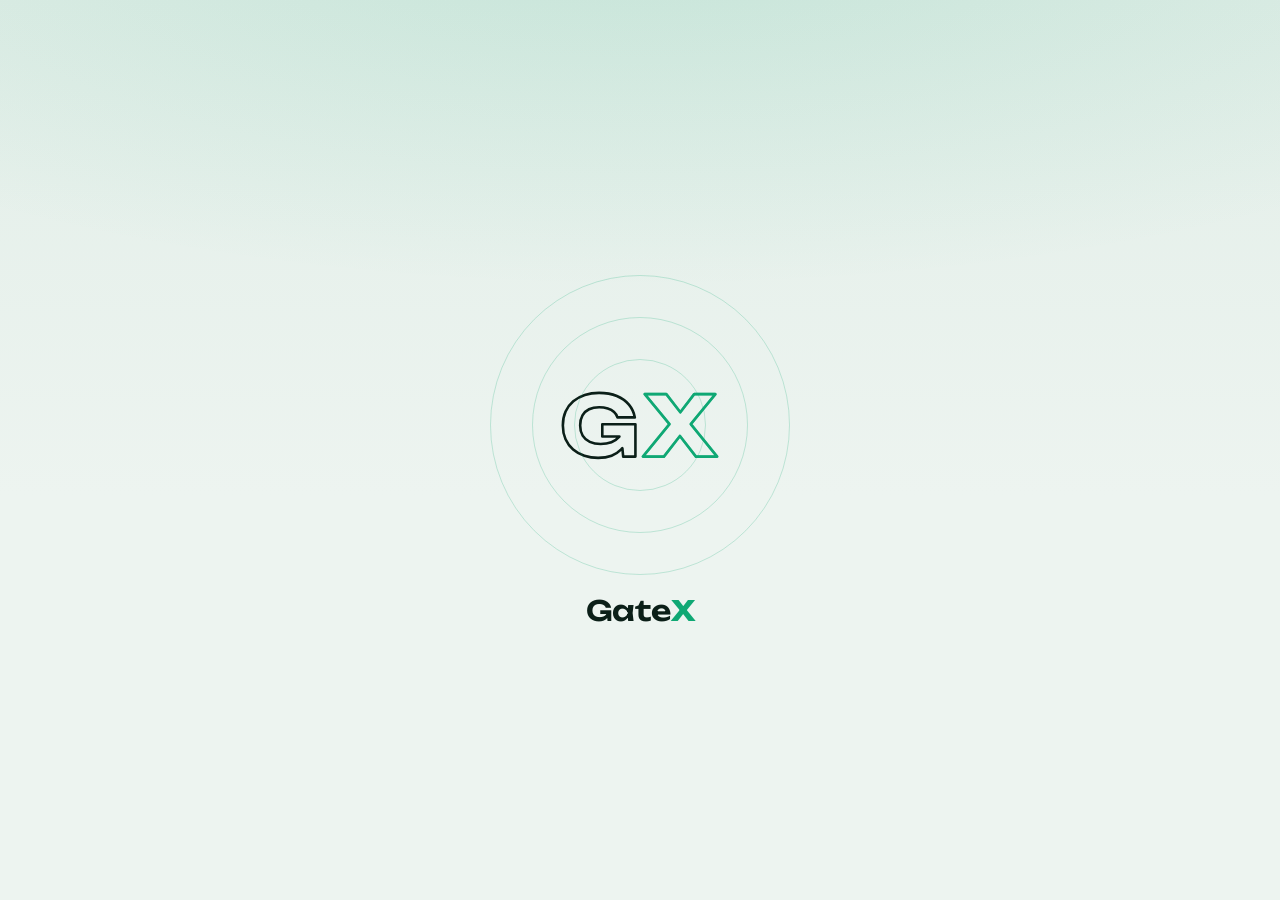
<file: cabinet/web/index.html>
<!doctype html>
<html lang="ru">
<head>
<meta charset="utf-8">
<meta name="viewport" content="width=device-width, initial-scale=1, viewport-fit=cover">
<meta name="color-scheme" content="dark light">
<title>Кабинет GateX</title>
<link rel="icon" type="image/svg+xml" href="brand/gatex-avatar.svg">
<link rel="apple-touch-icon" href="brand/gatex-avatar-180.png">
<link rel="preconnect" href="https://fonts.googleapis.com">
<link rel="preconnect" href="https://fonts.gstatic.com" crossorigin>
<link rel="stylesheet" href="https://fonts.googleapis.com/css2?family=Manrope:wght@400;500;600;700;800&family=Unbounded:wght@500;600;700&display=swap">
<link rel="stylesheet" href="app.css">
</head>
<body>
<div id="app"></div>
<script src="vendor/qrcode.js"></script>
<script src="app.js"></script>
</body>
</html>
</file>
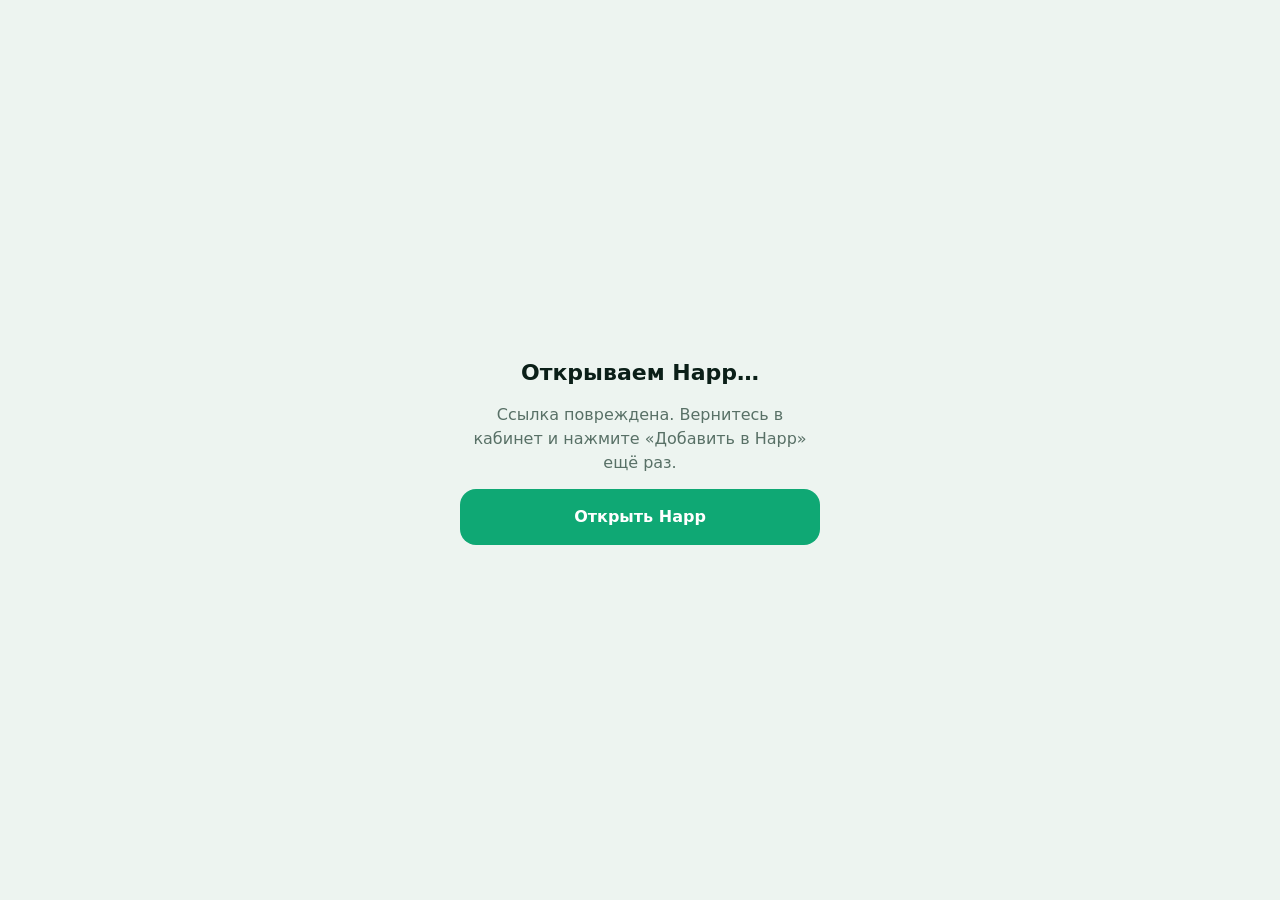
<file: cabinet/web/open.html>
<!doctype html>
<html lang="ru">
<head>
<meta charset="utf-8">
<meta name="viewport" content="width=device-width, initial-scale=1">
<title>Открываем Happ</title>
<style>
  :root { --bg: #06110e; --text: #eaf5f0; --muted: #8ea89f; --accent: #2ee6a6; --ink: #03241a; color-scheme: dark; }
  @media (prefers-color-scheme: light) { :root { --bg: #edf4f0; --text: #0b1f18; --muted: #587066; --accent: #0fa874; --ink: #fff; color-scheme: light; } }
  body { margin: 0; min-height: 100vh; display: grid; place-items: center; background: var(--bg); color: var(--text); font: 16px/1.5 system-ui, sans-serif; text-align: center; padding: 24px; box-sizing: border-box; }
  main { max-width: 360px; display: flex; flex-direction: column; gap: 14px; }
  h1 { font-size: 22px; margin: 0; }
  p { margin: 0; color: var(--muted); }
  a { display: block; padding: 16px; border-radius: 16px; background: var(--accent); color: var(--ink); font-weight: 700; text-decoration: none; }
</style>
</head>
<body>
<main>
  <h1>Открываем Happ…</h1>
  <p id="msg">Если приложение не открылось само, нажмите кнопку. Если и она не помогает, установите Happ и вернитесь в кабинет.</p>
  <a id="go" href="#">Открыть Happ</a>
</main>
<script>
  // Hands a custom-scheme link to the OS. Only Happ links are allowed, so the page can't be used as an open redirect.
  (function () {
    var raw = '';
    try { raw = decodeURIComponent(location.hash.slice(1)); } catch (e) { raw = ''; }
    var ok = /^happ:\/\/add\/https:\/\/[^\s<>"']+$/.test(raw);
    var go = document.getElementById('go');
    if (!ok) {
      document.getElementById('msg').textContent = 'Ссылка повреждена. Вернитесь в кабинет и нажмите «Добавить в Happ» ещё раз.';
      go.hidden = true;
      return;
    }
    go.href = raw;
    location.href = raw;
  })();
</script>
</body>
</html>
</file>
<file: cabinet/web/app.css>
/* GateX cabinet. One column, phone-first: hero status, two big actions, bottom tab bar.
   Dark pine + mint by default; light palette follows Telegram's light theme. */
:root {
  --bg: #06110e;
  --bg-2: #0a1b16;
  --glow: rgba(46, 230, 166, 0.16);
  --surface: rgba(255, 255, 255, 0.05);
  --surface-2: rgba(255, 255, 255, 0.08);
  --line: rgba(255, 255, 255, 0.09);
  /* frosted glass: translucent fill, lit top edge, soft blur of the glow behind */
  --glass: linear-gradient(160deg, rgba(255, 255, 255, 0.09), rgba(255, 255, 255, 0.025) 60%);
  --glass-edge: inset 0 1px 0 rgba(255, 255, 255, 0.12), inset 0 0 0 1px rgba(255, 255, 255, 0.06);
  --glass-blur: blur(18px) saturate(150%);
  --orb-1: rgba(46, 230, 166, 0.20);
  --orb-2: rgba(40, 140, 255, 0.10);
  --text: #eaf5f0;
  --muted: #8ea89f;
  --accent: #2ee6a6;
  --accent-2: #18b98a;
  --accent-ink: #03241a;
  --accent-soft: rgba(46, 230, 166, 0.13);
  --warn: #ffb547;
  --warn-soft: rgba(255, 181, 71, 0.14);
  --danger: #ff7a6e;
  --danger-soft: rgba(255, 122, 110, 0.14);
  --invert-bg: #f1faf6;
  --invert-text: #07150f;
  --nav-bg: rgba(9, 22, 18, 0.78);
  --shadow: 0 10px 30px rgba(0, 0, 0, 0.35);
  --qr-bg: #ffffff;
  --qr-ink: #06110e;

  --font-display: "Unbounded", "Manrope", system-ui, sans-serif;
  --font-body: "Manrope", system-ui, -apple-system, "Segoe UI", Roboto, sans-serif;
  --radius-lg: 26px;
  --radius: 18px;
  --radius-sm: 12px;
  color-scheme: dark;
}

@media (prefers-color-scheme: light) {
  :root:not([data-theme]) {
    --bg: #edf4f0; --bg-2: #e2eee8; --glow: rgba(15, 168, 116, 0.14);
    --surface: rgba(255, 255, 255, 0.6); --surface-2: rgba(255, 255, 255, 0.7); --line: rgba(8, 40, 28, 0.08);
    --glass: linear-gradient(160deg, rgba(255, 255, 255, 0.85), rgba(255, 255, 255, 0.5) 60%);
    --glass-edge: inset 0 1px 0 rgba(255, 255, 255, 0.95), inset 0 0 0 1px rgba(255, 255, 255, 0.6);
    --orb-1: rgba(15, 168, 116, 0.18); --orb-2: rgba(40, 140, 255, 0.10);
    --text: #0b1f18; --muted: #587066; --accent: #0fa874; --accent-2: #0b8a5f;
    --accent-ink: #ffffff; --accent-soft: rgba(15, 168, 116, 0.11);
    --warn: #b86e00; --warn-soft: rgba(230, 150, 20, 0.14);
    --danger: #d23f33; --danger-soft: rgba(210, 63, 51, 0.1);
    --invert-bg: #0b1f18; --invert-text: #f1faf6; --nav-bg: rgba(255, 255, 255, 0.86);
    --shadow: 0 10px 30px rgba(10, 50, 35, 0.12);
    color-scheme: light;
  }
}
/* black: true black for OLED phones, same mint accent */
:root[data-theme="black"] {
  --bg: #000000; --bg-2: #050806; --glow: rgba(46, 230, 166, 0.10);
  --surface: rgba(255, 255, 255, 0.05); --surface-2: rgba(255, 255, 255, 0.08); --line: rgba(255, 255, 255, 0.09);
  --text: #f2f5f4; --muted: #8f9a96;
  --orb-1: rgba(46, 230, 166, 0.10); --orb-2: rgba(40, 140, 255, 0.06);
  --nav-bg: rgba(10, 12, 11, 0.8);
  --shadow: 0 10px 30px rgba(0, 0, 0, 0.6);
}
:root[data-theme="light"] {
  --bg: #edf4f0; --bg-2: #e2eee8; --glow: rgba(15, 168, 116, 0.14);
  --surface: rgba(255, 255, 255, 0.6); --surface-2: rgba(255, 255, 255, 0.7); --line: rgba(8, 40, 28, 0.08);
    --glass: linear-gradient(160deg, rgba(255, 255, 255, 0.85), rgba(255, 255, 255, 0.5) 60%);
    --glass-edge: inset 0 1px 0 rgba(255, 255, 255, 0.95), inset 0 0 0 1px rgba(255, 255, 255, 0.6);
    --orb-1: rgba(15, 168, 116, 0.18); --orb-2: rgba(40, 140, 255, 0.10);
  --text: #0b1f18; --muted: #587066; --accent: #0fa874; --accent-2: #0b8a5f;
  --accent-ink: #ffffff; --accent-soft: rgba(15, 168, 116, 0.11);
  --warn: #b86e00; --warn-soft: rgba(230, 150, 20, 0.14);
  --danger: #d23f33; --danger-soft: rgba(210, 63, 51, 0.1);
  --invert-bg: #0b1f18; --invert-text: #f1faf6; --nav-bg: rgba(255, 255, 255, 0.86);
  --shadow: 0 10px 30px rgba(10, 50, 35, 0.12);
  color-scheme: light;
}

* { box-sizing: border-box; }
html, body { min-height: 100%; }
body {
  margin: 0;
  background:
    radial-gradient(120% 60% at 50% -10%, var(--glow), transparent 70%),
    radial-gradient(60% 40% at 0% 45%, var(--orb-1), transparent 70%),
    radial-gradient(60% 45% at 100% 80%, var(--orb-2), transparent 70%),
    linear-gradient(180deg, var(--bg-2), var(--bg) 55%);
  background-color: var(--bg);
  background-attachment: fixed;
  color: var(--text);
  font: 15px/1.45 var(--font-body);
  -webkit-font-smoothing: antialiased;
  -webkit-tap-highlight-color: transparent;
  overflow-x: hidden;
}
button { font: inherit; color: inherit; }
a { color: inherit; text-decoration: none; }
svg { display: block; }
.icon { width: 22px; height: 22px; fill: none; stroke: currentColor; stroke-width: 1.8; stroke-linecap: round; stroke-linejoin: round; flex: none; }
.icon.sm { width: 18px; height: 18px; }
:focus-visible { outline: 2px solid var(--accent); outline-offset: 2px; }

.app {
  max-width: 480px;
  margin: 0 auto;
  padding-left: max(16px, env(safe-area-inset-left, 0px));
  padding-right: max(16px, env(safe-area-inset-right, 0px));
  padding-block: 12px calc(104px + env(safe-area-inset-bottom, 0px));
  display: flex;
  flex-direction: column;
  gap: 14px;
  min-height: 100vh;
  min-height: 100dvh;
}
/* home: hero on top, tiles and buttons pinned low, where the thumb reaches */
.dock { margin-top: auto; display: flex; flex-direction: column; gap: 12px; }

/* ---------- header */
.topbar { display: flex; align-items: center; justify-content: space-between; gap: 12px; padding: 4px 2px; }
.brand { display: flex; align-items: center; gap: 10px; font: 600 18px/1 var(--font-display); letter-spacing: -0.01em; }
.brand-mark { width: 30px; height: 30px; border-radius: 10px; display: grid; place-items: center; background: var(--accent-soft); color: var(--accent); }
.brand-mark .icon { width: 20px; height: 20px; }
.brand b { color: var(--accent); font-weight: 700; }
/* GX monogram: G follows the text colour, X the current (accent / tone) colour */
/* outlined letters only: thin strokes that keep their width at any size */
.gx { display: block; height: auto; overflow: visible; }
.gx path { fill: none; stroke-width: 2.6px; vector-effect: non-scaling-stroke; stroke-linejoin: round; }
.gx .gx-g { stroke: var(--gx-g, var(--text)); }
.gx .gx-x { stroke: currentColor; transform-box: fill-box; transform-origin: center; filter: drop-shadow(0 0 6px color-mix(in srgb, currentColor 55%, transparent)); }
.gate .core .gx { width: 116px; }
@media (prefers-reduced-motion: no-preference) {
  .gx.spin .gx-x { animation: gx-spin 2.4s infinite; }
}
@keyframes gx-spin {
  0%, 30% { transform: rotate(0) scale(1); animation-timing-function: cubic-bezier(.5, -0.35, .3, 1.4); }
  50% { transform: rotate(180deg) scale(1.12); animation-timing-function: ease-out; }
  62%, 100% { transform: rotate(180deg) scale(1); }
}

/* ---------- typography */
h1, h2, h3 { margin: 0; text-wrap: balance; }
.h-display { font: 600 26px/1.15 var(--font-display); letter-spacing: -0.02em; }
.h-section { font: 600 13px/1.2 var(--font-body); text-transform: uppercase; letter-spacing: 0.08em; color: var(--muted); padding: 6px 4px 0; }
.lead { color: var(--muted); margin: 0; }
.muted { color: var(--muted); }
.num { font-variant-numeric: tabular-nums; }

/* ---------- hero */
.hero { position: relative; display: flex; flex-direction: column; align-items: center; text-align: center; gap: 6px; padding: 8px 0 4px; }
.gate { position: relative; width: min(268px, 74vw); aspect-ratio: 1; display: grid; place-items: center; margin-bottom: 8px; color: var(--accent); --ring: var(--accent); }
.gate[data-tone="warn"] { color: var(--warn); --ring: var(--warn); }
.gate[data-tone="off"] { color: var(--muted); --ring: var(--muted); }
.gate .ring { position: absolute; inset: 0; border-radius: 50%; border: 1px solid var(--ring); opacity: 0.18; }
.gate .ring.r2 { inset: 13%; opacity: 0.28; }
.gate .ring.r3 { inset: 22%; border: 0; opacity: 0.0; background: radial-gradient(circle, var(--ring), transparent 70%); }
.gate[data-tone="ok"] .ring.r3 { opacity: 0.18; }
.gate .core { position: relative; display: grid; place-items: center; }
.gate .core .icon { width: 50px; height: 50px; stroke-width: 1.6; }
@media (prefers-reduced-motion: no-preference) {
  .gate[data-tone="ok"] .ring.r1 { animation: pulse 3.2s ease-out infinite; }
  .gate[data-tone="ok"] .ring.r2 { animation: pulse 3.2s ease-out 0.4s infinite; }
  @keyframes pulse { 0% { transform: scale(0.94); opacity: 0.35; } 70% { transform: scale(1.04); opacity: 0.08; } 100% { transform: scale(1.04); opacity: 0.08; } }
}
.hero-title { font: 600 24px/1.15 var(--font-display); letter-spacing: -0.02em; }
.hero-sub { display: flex; align-items: center; justify-content: center; flex-wrap: wrap; gap: 8px; color: var(--muted); }

.pill { display: inline-flex; align-items: center; gap: 6px; padding: 4px 10px; border-radius: 999px; font-size: 12.5px; font-weight: 600; background: var(--surface-2); color: var(--muted); border: 1px solid var(--line); white-space: nowrap; }
.pill.ok { background: var(--accent-soft); color: var(--accent); border-color: transparent; }
.pill.warn { background: var(--warn-soft); color: var(--warn); border-color: transparent; }
.pill.danger { background: var(--danger-soft); color: var(--danger); border-color: transparent; }
.dot { width: 7px; height: 7px; border-radius: 50%; background: currentColor; }

/* ---------- stats */
.stats { display: grid; grid-template-columns: 1fr 1fr; gap: 10px; }
.stat { background: var(--glass); border: 1px solid var(--line); border-radius: var(--radius); padding: 12px 14px; display: flex; flex-direction: column; gap: 4px; min-width: 0; }
.stat .k { font-size: 12.5px; color: var(--muted); }
.stat .v { font-weight: 700; font-size: 16px; font-variant-numeric: tabular-nums; overflow-wrap: anywhere; }
.stat.wide { grid-column: 1 / -1; }
.stat, .card, .list, .callout { box-shadow: var(--glass-edge); backdrop-filter: var(--glass-blur); -webkit-backdrop-filter: var(--glass-blur); }
.bar { height: 6px; border-radius: 99px; background: var(--surface-2); overflow: hidden; margin-top: 4px; }
.bar > i { display: block; height: 100%; border-radius: inherit; background: linear-gradient(90deg, var(--accent-2), var(--accent)); }

/* ---------- buttons */
.btn { display: flex; align-items: center; justify-content: center; gap: 10px; width: 100%; min-height: 56px; padding: 14px 18px; border-radius: var(--radius); border: 0; cursor: pointer; font-weight: 700; font-size: 16px; text-align: center; transition: transform 0.12s ease, filter 0.15s ease; }
.btn:active { transform: scale(0.98); }
.btn.primary { background: linear-gradient(135deg, var(--accent), var(--accent-2)); color: var(--accent-ink); box-shadow: 0 8px 24px var(--glow); }
.btn.invert { background: var(--invert-bg); color: var(--invert-text); }
.btn.ghost { background: var(--surface); color: var(--text); border: 1px solid var(--line); }
.btn.small { min-height: 44px; font-size: 14.5px; padding: 10px 14px; border-radius: var(--radius-sm); }
.btn .spacer { flex: 1; }
.btn .note { display: block; font-size: 12.5px; font-weight: 600; opacity: 0.68; }
.btn .aside { font-weight: 600; opacity: 0.8; font-size: 14px; }
.btn.split { justify-content: flex-start; text-align: left; }
.btn-row { display: grid; grid-template-columns: 1fr 1fr; gap: 10px; }
.linkish { background: none; border: 0; padding: 6px; color: var(--accent); font-weight: 600; cursor: pointer; font-size: 14px; }

/* ---------- cards & lists */
.card { background: var(--glass); border: 1px solid var(--line); border-radius: var(--radius-lg); padding: 16px; display: flex; flex-direction: column; gap: 12px; }
.card.accent { background: linear-gradient(160deg, var(--accent-soft), var(--surface)); border-color: transparent; }
.callout { display: flex; gap: 12px; align-items: flex-start; padding: 14px; border-radius: var(--radius); background: var(--accent-soft); color: var(--text); border: 0; text-align: left; width: 100%; cursor: pointer; }
.callout.warn { background: var(--warn-soft); }
.callout .ico { width: 38px; height: 38px; border-radius: 12px; display: grid; place-items: center; background: var(--surface-2); color: var(--accent); flex: none; }
.callout.warn .ico { color: var(--warn); }
.callout b { display: block; font-size: 15px; }
.callout span { font-size: 13.5px; color: var(--muted); }
.callout .chev { margin-left: auto; align-self: center; color: var(--muted); }

.list { display: flex; flex-direction: column; background: var(--glass); border: 1px solid var(--line); border-radius: var(--radius-lg); padding: 6px; }
.row { display: flex; align-items: center; gap: 12px; padding: 12px 10px; border-radius: 14px; background: none; border: 0; width: 100%; text-align: left; cursor: pointer; min-width: 0; }
.row:active, .row:hover { background: var(--surface-2); }
.row .ico { width: 40px; height: 40px; border-radius: 12px; display: grid; place-items: center; background: var(--surface-2); color: var(--accent); flex: none; }
.row .txt { display: flex; flex-direction: column; min-width: 0; flex: 1; }
.row .txt b { font-size: 15.5px; font-weight: 700; }
.row .txt span { font-size: 13px; color: var(--muted); overflow: hidden; text-overflow: ellipsis; white-space: nowrap; }
.row .chev { color: var(--muted); }
.device-row { display: flex; align-items: center; gap: 12px; padding: 12px 10px; border-radius: 14px; flex-wrap: wrap; }
.device-row .ico { width: 40px; height: 40px; border-radius: 12px; display: grid; place-items: center; background: var(--surface-2); color: var(--accent); flex: none; }
.device-row .txt { display: flex; flex-direction: column; min-width: 0; flex: 1; }
.device-row .txt b { font-size: 15.5px; font-weight: 700; overflow: hidden; text-overflow: ellipsis; white-space: nowrap; }
.device-row .txt span { font-size: 13px; color: var(--muted); }
.device-row .iconbtn { background: var(--surface-2); color: var(--muted); }
.device-row.confirming { background: var(--danger-soft); }
.device-row .confirm { display: flex; gap: 8px; width: 100%; }
.device-row .confirm-note { width: 100%; font-size: 13px; line-height: 1.35; color: var(--text); }
.device-row .confirm .btn { flex: 1; min-height: 40px; }
.device-row.removed .ico { color: var(--muted); }
.device-row.removed > .btn { flex: none; width: auto; padding: 0 14px; min-height: 36px; }
.list > .device-row + .device-row, .list > .device-row + .row { border-top: 1px solid var(--line); }
.btn.danger { background: var(--danger); color: var(--accent-ink); }
.btn:disabled { opacity: 0.6; cursor: default; }
.stat.tappable { cursor: pointer; text-align: left; font: inherit; color: inherit; }
.stat.tappable .k::after { content: " ›"; }

/* ---------- profile */
.who { display: flex; align-items: center; gap: 14px; }
.avatar { width: 56px; height: 56px; border-radius: 18px; display: grid; place-items: center; font: 600 20px/1 var(--font-display); background: linear-gradient(135deg, var(--accent), var(--accent-2)); color: var(--accent-ink); overflow: hidden; flex: none; }
.avatar img { width: 100%; height: 100%; object-fit: cover; }
.who .txt { min-width: 0; flex: 1; }
.who b { display: block; font-size: 18px; overflow: hidden; text-overflow: ellipsis; white-space: nowrap; }
.idchip { display: inline-flex; align-items: center; gap: 6px; padding: 3px 8px; margin-top: 4px; border-radius: 8px; border: 0; background: var(--surface-2); color: var(--muted); font-size: 12.5px; cursor: pointer; font-variant-numeric: tabular-nums; }

.linkbox { display: flex; align-items: center; gap: 8px; padding: 6px 6px 6px 14px; border-radius: var(--radius-sm); background: var(--surface-2); border: 1px solid var(--line); min-width: 0; }
.linkbox code { flex: 1; min-width: 0; font: 13px/1.3 ui-monospace, SFMono-Regular, Menlo, Consolas, monospace; overflow: hidden; text-overflow: ellipsis; white-space: nowrap; color: var(--text); }
.iconbtn { width: 40px; height: 40px; border-radius: 11px; display: grid; place-items: center; border: 0; background: var(--surface); color: var(--text); cursor: pointer; flex: none; }
.iconbtn.accent { background: var(--accent); color: var(--accent-ink); }
.field-label { font-size: 13px; color: var(--muted); margin: 0 2px -4px; }

/* ---------- FAQ */
.faq { display: flex; flex-direction: column; gap: 8px; }
.faq details { background: var(--surface); border: 1px solid var(--line); border-radius: var(--radius); padding: 0 14px; }
.faq summary { list-style: none; cursor: pointer; padding: 14px 0; font-weight: 700; display: flex; align-items: center; gap: 10px; }
.faq summary::-webkit-details-marker { display: none; }
.faq summary .chev { margin-left: auto; color: var(--muted); transition: transform 0.2s; }
.faq details[open] summary .chev { transform: rotate(90deg); }
.faq .a { padding: 0 0 14px; color: var(--muted); }
.faq .a p { margin: 0 0 8px; }
.faq .a p:last-child { margin: 0; }
.faq .a b { color: var(--text); }

/* ---------- setup tab */
.setup-hero { text-align: center; display: flex; flex-direction: column; align-items: center; gap: 10px; padding: 16px 4px 6px; }
.steps-mini { display: flex; flex-direction: column; gap: 8px; width: 100%; margin: 6px 0; }
.steps-mini .s { display: flex; align-items: center; gap: 12px; padding: 12px 14px; border-radius: var(--radius); background: var(--surface); border: 1px solid var(--line); text-align: left; }
.steps-mini .n { width: 30px; height: 30px; border-radius: 10px; display: grid; place-items: center; font: 600 14px/1 var(--font-display); background: var(--accent-soft); color: var(--accent); flex: none; }
.steps-mini .s div > span { color: var(--muted); font-size: 13px; display: block; }

.devices { display: grid; grid-template-columns: 1fr 1fr; gap: 10px; }
.device { display: flex; flex-direction: column; align-items: flex-start; gap: 10px; padding: 14px; border-radius: var(--radius); background: var(--surface); border: 1px solid var(--line); cursor: pointer; text-align: left; min-width: 0; }
.device .ico { width: 40px; height: 40px; border-radius: 12px; display: grid; place-items: center; background: var(--surface-2); color: var(--accent); }
.device b { font-size: 15px; }
.device span { font-size: 12.5px; color: var(--muted); }
.device.current { border-color: var(--accent); }

/* ---------- bottom nav */
.nav {
  position: fixed; left: 0; right: 0; bottom: 0; z-index: 20;
  padding: 8px max(12px, env(safe-area-inset-right, 0px)) calc(10px + env(safe-area-inset-bottom, 0px)) max(12px, env(safe-area-inset-left, 0px));
  display: flex; justify-content: center;
}
.nav-inner { width: 100%; max-width: 456px; display: grid; grid-template-columns: repeat(4, 1fr); gap: 4px; padding: 6px; border-radius: 24px; background: var(--nav-bg); border: 1px solid var(--line); backdrop-filter: blur(18px); -webkit-backdrop-filter: blur(18px); box-shadow: var(--shadow); }
.tab { display: flex; flex-direction: column; align-items: center; gap: 3px; padding: 8px 2px 6px; border-radius: 18px; border: 0; background: none; color: var(--muted); cursor: pointer; font-size: 11.5px; font-weight: 600; }
.tab[aria-current="page"] { background: var(--accent); color: var(--accent-ink); }

/* ---------- full-screen sheets (onboarding + wizard) */
.sheet { position: fixed; inset: 0; z-index: 40; background: var(--bg); background-image: radial-gradient(120% 55% at 50% -5%, var(--glow), transparent 70%); overflow-y: auto; -webkit-overflow-scrolling: touch; }
.sheet-inner { max-width: 480px; min-height: 100%; margin: 0 auto; display: flex; flex-direction: column; gap: 16px;
  padding-left: max(16px, env(safe-area-inset-left, 0px)); padding-right: max(16px, env(safe-area-inset-right, 0px));
  padding-block: calc(10px + env(safe-area-inset-top, 0px)) calc(16px + env(safe-area-inset-bottom, 0px)); }
@media (prefers-reduced-motion: no-preference) {
  .sheet.enter { animation: sheetIn 0.28s cubic-bezier(.2,.8,.2,1); }
  .step-body.enter { animation: fadeIn 0.25s ease; }
  @keyframes sheetIn { from { transform: translateY(24px); opacity: 0; } to { transform: none; opacity: 1; } }
  @keyframes fadeIn { from { opacity: 0; transform: translateX(10px); } to { opacity: 1; transform: none; } }
}
.sheet-top { display: flex; align-items: center; gap: 8px; min-height: 44px; }
.sheet-top .title { flex: 1; font-weight: 700; font-size: 15px; text-align: center; }
.sheet-top .iconbtn { background: var(--surface-2); }
.progress { display: grid; grid-template-columns: repeat(3, 1fr); gap: 6px; }
.progress i { height: 4px; border-radius: 4px; background: var(--surface-2); }
.progress i.on { background: var(--accent); }
.step-body { display: flex; flex-direction: column; gap: 14px; flex: 1; }
.step-kicker { font: 600 12.5px/1 var(--font-body); color: var(--accent); text-transform: uppercase; letter-spacing: 0.1em; }
.step-art { height: 130px; border-radius: var(--radius-lg); background: var(--surface); border: 1px solid var(--line); display: grid; place-items: center; color: var(--accent); position: relative; overflow: hidden; }
.step-art::before { content: ""; position: absolute; width: 220px; height: 220px; border-radius: 50%; border: 1px solid var(--accent); opacity: 0.12; }
.step-art::after { content: ""; position: absolute; width: 150px; height: 150px; border-radius: 50%; border: 1px solid var(--accent); opacity: 0.2; }
.step-art .icon { width: 54px; height: 54px; stroke-width: 1.5; position: relative; z-index: 1; }
.store-list { display: flex; flex-direction: column; gap: 8px; }
.hint { display: flex; gap: 10px; padding: 12px 14px; border-radius: var(--radius); background: var(--surface); border: 1px solid var(--line); font-size: 14px; color: var(--muted); }
.hint .icon { color: var(--accent); margin-top: 1px; }
.hint b { color: var(--text); }
.hint.warn .icon { color: var(--warn); }
details.hint > summary { cursor: pointer; color: var(--text); font-weight: 700; list-style: none; display: flex; align-items: center; gap: 8px; }
details.hint > summary::-webkit-details-marker { display: none; }
details.hint > summary .chev { margin-left: auto; color: var(--muted); transition: transform 0.2s; }
details.hint[open] > summary .chev { transform: rotate(90deg); }
.sheet-foot { display: flex; flex-direction: column; gap: 8px; margin-top: auto; padding-top: 6px; }
.orderlist { margin: 0; padding: 0; list-style: none; display: flex; flex-direction: column; gap: 10px; counter-reset: s; }
.orderlist li { display: flex; gap: 12px; align-items: flex-start; counter-increment: s; }
.orderlist li::before { content: counter(s); width: 26px; height: 26px; border-radius: 9px; display: grid; place-items: center; background: var(--accent-soft); color: var(--accent); font: 600 13px/1 var(--font-display); flex: none; }
.chip-server { display: inline-flex; align-items: center; gap: 6px; padding: 2px 8px; border-radius: 8px; background: var(--surface-2); color: var(--text); font-weight: 700; white-space: nowrap; }

.qr { align-self: center; padding: 14px; border-radius: 22px; background: var(--qr-bg); line-height: 0; box-shadow: var(--shadow); }
.qr svg { width: 196px; height: 196px; }

.welcome-art { position: relative; min-height: 230px; display: grid; place-items: center; }
.welcome-steps { display: flex; flex-direction: column; gap: 8px; }

/* ---------- misc */
.toast { position: fixed; left: 50%; bottom: calc(96px + env(safe-area-inset-bottom, 0px)); transform: translateX(-50%) translateY(20px); z-index: 60; padding: 10px 16px; border-radius: 14px; background: var(--invert-bg); color: var(--invert-text); font-weight: 700; font-size: 14px; opacity: 0; pointer-events: none; transition: 0.2s ease; max-width: calc(100% - 32px); text-align: center; }
.toast.show { opacity: 1; transform: translateX(-50%) translateY(0); }
.center-screen { min-height: 70vh; display: flex; flex-direction: column; align-items: center; justify-content: center; text-align: center; gap: 14px; padding: 0 12px; }
.skeleton { border-radius: var(--radius); background: linear-gradient(90deg, var(--surface), var(--surface-2), var(--surface)); background-size: 200% 100%; }
@media (prefers-reduced-motion: no-preference) { .skeleton { animation: shimmer 1.4s linear infinite; } @keyframes shimmer { to { background-position: -200% 0; } } }

.demo-bar { position: fixed; top: calc(10px + env(safe-area-inset-top, 0px)); right: max(16px, env(safe-area-inset-right, 0px)); z-index: 30; display: flex; flex-direction: column; align-items: flex-end; gap: 6px; }
body.has-sheet .demo-bar { display: none; }
.demo-bar > button { padding: 6px 10px; border-radius: 10px; border: 1px dashed var(--warn); background: var(--warn-soft); color: var(--warn); font-weight: 700; font-size: 12px; cursor: pointer; backdrop-filter: blur(10px); }
.demo-menu { display: flex; flex-direction: column; gap: 4px; padding: 8px; border-radius: 14px; background: var(--bg-2); border: 1px solid var(--line); box-shadow: var(--shadow); min-width: 190px; }
.demo-menu p { margin: 2px 4px 4px; font-size: 11.5px; color: var(--muted); }
.demo-menu button { text-align: left; padding: 8px 10px; border-radius: 9px; border: 0; background: var(--surface); cursor: pointer; font-size: 13.5px; font-weight: 600; }
.demo-menu button[aria-pressed="true"] { background: var(--accent-soft); color: var(--accent); }

/* ---------- tariffs */
.btn.white { background: #ffffff; color: #07150f; box-shadow: 0 8px 24px rgba(0, 0, 0, 0.18); border: 1px solid rgba(8, 40, 28, 0.08); }
.btn.white .icon { color: #0b8a5f; }
.btn.white .aside { color: #3d5a4f; opacity: 1; }

.plans { display: grid; grid-template-columns: 1fr 1fr; gap: 10px; }
.plan { position: relative; display: flex; flex-direction: column; align-items: flex-start; gap: 4px; padding: 14px; border-radius: var(--radius-lg); background: var(--surface); border: 1.5px solid var(--line); color: var(--text); text-align: left; cursor: pointer; min-width: 0; font: inherit; }
.plan .ico { width: 40px; height: 40px; border-radius: 12px; display: grid; place-items: center; background: var(--surface-2); color: var(--accent); margin-bottom: 6px; }
.plan b { font: 600 17px/1.2 var(--font-display); }
.plan > span { font-size: 12.5px; color: var(--muted); }
.plan .plan-meta { margin-top: 4px; color: var(--text); font-weight: 700; font-size: 13px; }
.plan .plan-price { margin-top: 6px; font: 600 20px/1 var(--font-display); color: var(--text); }
.plan .plan-price small { font: 600 12px/1 var(--font-body); color: var(--muted); }
.plan .radio { position: absolute; top: 14px; right: 14px; width: 20px; height: 20px; border-radius: 50%; border: 2px solid var(--line); }
.plan[aria-checked="true"] { border-color: var(--accent); background: linear-gradient(160deg, var(--accent-soft), var(--surface)); }
.plan[aria-checked="true"] .radio { border-color: var(--accent); background: radial-gradient(circle, var(--accent) 45%, transparent 50%); }

.switch-row { display: flex; align-items: center; gap: 12px; width: 100%; padding: 14px; border-radius: var(--radius); background: var(--surface); border: 1.5px solid var(--line); color: var(--text); text-align: left; cursor: pointer; font: inherit; }
.switch-row .ico { width: 40px; height: 40px; border-radius: 12px; display: grid; place-items: center; background: var(--surface-2); color: var(--accent); flex: none; }
.switch-row .txt { display: flex; flex-direction: column; gap: 2px; min-width: 0; flex: 1; }
.switch-row .txt b { font-size: 15px; }
.switch-row .txt span { font-size: 12.5px; color: var(--muted); }
.switch-row .side { display: flex; flex-direction: column; align-items: flex-end; gap: 8px; flex: none; }
.switch-row .extra { font-size: 12.5px; font-weight: 700; color: var(--muted); white-space: nowrap; }
.switch-row .knob { position: relative; width: 46px; height: 28px; border-radius: 99px; background: var(--surface-2); border: 1px solid var(--line); transition: background 0.15s; }
.switch-row .knob::after { content: ""; position: absolute; top: 3px; left: 3px; width: 20px; height: 20px; border-radius: 50%; background: var(--muted); transition: transform 0.18s ease, background 0.15s; }
.switch-row[aria-checked="true"] { border-color: var(--accent); }
.switch-row.fixed { cursor: default; }
.plan.vip .ico { background: linear-gradient(135deg, #f5c96a, #d99a2b); color: #2b1a00; }
.switch-row[aria-checked="true"] .knob { background: var(--accent); border-color: transparent; }
.switch-row[aria-checked="true"] .knob::after { transform: translateX(18px); background: var(--accent-ink); }
.switch-row[aria-checked="true"] .extra { color: var(--accent); }

.chips { display: grid; grid-template-columns: repeat(4, 1fr); gap: 8px; }
.chips.dev-chips:has(> :nth-child(3):last-child) { grid-template-columns: repeat(3, 1fr); }
.chip { position: relative; display: flex; flex-direction: column; align-items: center; gap: 2px; padding: 12px 4px 10px; border-radius: var(--radius); background: var(--surface); border: 1.5px solid var(--line); color: var(--text); cursor: pointer; font: inherit; min-width: 0; }
.chip b { font: 600 20px/1.1 var(--font-display); }
.chip > span { font-size: 11.5px; color: var(--muted); }
.chip em { font-style: normal; font-size: 11.5px; font-weight: 700; color: var(--muted); margin-top: 4px; white-space: nowrap; }
.chip .dev-ico { color: var(--accent); line-height: 0; margin-bottom: 2px; }
.chip .save { position: absolute; top: -9px; right: 6px; padding: 2px 6px; border-radius: 8px; background: var(--accent); color: var(--accent-ink); font-size: 10.5px; font-weight: 800; }
.chip[aria-checked="true"] { border-color: var(--accent); background: var(--accent-soft); }
.chip[aria-checked="true"] em { color: var(--accent); }

.summary { display: flex; flex-direction: column; gap: 6px; padding: 16px; border-radius: var(--radius-lg); background: linear-gradient(160deg, var(--accent-soft), var(--surface)); border: 1px solid var(--line); }
.sum-line { font-size: 13.5px; color: var(--muted); }
.sum-total { display: flex; align-items: baseline; justify-content: space-between; gap: 12px; }
.sum-total span { font-weight: 700; }
.sum-total b { font: 600 28px/1 var(--font-display); letter-spacing: -0.02em; }
.sum-save { font-size: 13px; font-weight: 700; color: var(--accent); }

.seg { display: grid; grid-template-columns: 1fr 1fr; gap: 8px; }
.seg button { display: flex; flex-direction: column; align-items: flex-start; gap: 2px; padding: 12px 14px; border-radius: var(--radius); background: var(--surface); border: 1.5px solid var(--line); color: var(--text); cursor: pointer; font: inherit; text-align: left; }
.seg button b { font-size: 15px; }
.seg button span { font-size: 12px; color: var(--muted); }
.seg button[aria-checked="true"] { border-color: var(--accent); background: var(--accent-soft); }

@media (max-width: 360px) {
  .chips { grid-template-columns: repeat(2, 1fr); row-gap: 14px; }
  .switch-row .txt span { display: none; }
}

/* ---------- referral */
.ref-head { display: flex; gap: 12px; align-items: flex-start; }
.ref-head .brand-mark { width: 40px; height: 40px; border-radius: 12px; flex: none; }
.ref-head b { display: block; font-size: 15.5px; }
.ref-head span span { display: block; font-size: 13px; color: var(--muted); margin-top: 2px; }

/* ---------- full screen: Telegram's own buttons float over the top edge */
.app { padding-top: calc(12px + var(--tg-safe-area-inset-top, 0px) + var(--tg-content-safe-area-inset-top, 0px)); }
.nav { padding-bottom: calc(10px + max(env(safe-area-inset-bottom, 0px), var(--tg-safe-area-inset-bottom, 0px))); }
.demo-bar { top: calc(10px + env(safe-area-inset-top, 0px) + var(--tg-safe-area-inset-top, 0px) + var(--tg-content-safe-area-inset-top, 0px)); }
.sheet-inner { padding-top: calc(10px + env(safe-area-inset-top, 0px) + var(--tg-safe-area-inset-top, 0px) + var(--tg-content-safe-area-inset-top, 0px)); }
.splash .gx-g { transform-box: fill-box; }

/* ---------- theme picker */
.seg.three { grid-template-columns: repeat(3, 1fr); }
.seg.three button { align-items: center; gap: 8px; padding: 12px 8px; }
.swatch { width: 34px; height: 34px; border-radius: 50%; border: 1px solid var(--line); box-shadow: inset 0 0 0 3px rgba(255, 255, 255, 0.06); }
.swatch.light { background: linear-gradient(135deg, #ffffff, #e2eee8); }
.swatch.black { background: linear-gradient(135deg, #1a1d1c, #000000); }
.swatch.green { background: linear-gradient(135deg, #12402f, #06110e); }
.swatch::after { content: ""; display: block; width: 10px; height: 10px; margin: 11px auto 0; border-radius: 50%; background: #2ee6a6; }
.swatch.light::after { background: #0fa874; }

/* ---------- launch animation */
.splash { position: fixed; inset: 0; z-index: 100; display: flex; flex-direction: column; align-items: center; justify-content: center; gap: 22px;
  background: radial-gradient(120% 60% at 50% -10%, var(--glow), transparent 70%), linear-gradient(180deg, var(--bg-2), var(--bg) 55%); background-color: var(--bg);
  color: var(--accent); transition: opacity 0.4s ease, transform 0.4s ease; }
.splash.out { opacity: 0; transform: scale(1.04); pointer-events: none; }
.splash-art { position: relative; width: min(240px, 64vw); aspect-ratio: 1; display: grid; place-items: center; }
.splash-art .ring { position: absolute; border-radius: 50%; border: 1px solid var(--accent); opacity: 0; }
.splash-art .ring.r1 { inset: 0; }
.splash-art .ring.r2 { inset: 14%; }
.splash-art .ring.r3 { inset: 28%; }
.splash-art .gx { width: 52%; }
.splash-word { font: 600 22px/1 var(--font-display); letter-spacing: -0.01em; color: var(--text); opacity: 0; }
.splash-word b { color: var(--accent); }
/* the launch animation is short and plays once, so it runs even with reduced
   motion (Windows often has animations off); only the app fade-in respects it */
.splash-art .ring { animation: splash-ring 1.1s cubic-bezier(.2, .7, .2, 1) forwards; }
.splash-art .ring.r2 { animation-delay: 0.12s; }
.splash-art .ring.r3 { animation-delay: 0.24s; }
.splash .gx-g { animation: splash-g 0.7s 0.15s cubic-bezier(.2, .7, .2, 1) both; }
.splash .gx-x { animation: splash-x 0.9s 0.3s cubic-bezier(.5, -0.3, .3, 1.35) both; }
.splash-word { animation: splash-word 0.6s 0.6s ease forwards; }
@media (prefers-reduced-motion: no-preference) {
  body.entered .app { animation: app-in 0.45s ease both; }
}
@keyframes splash-ring { from { transform: scale(0.5); opacity: 0; } 60% { opacity: 0.35; } to { transform: scale(1); opacity: 0.22; } }
@keyframes splash-g { from { opacity: 0; transform: translateX(-14%); } to { opacity: 1; transform: none; } }
@keyframes splash-x { from { opacity: 0; transform: rotate(-180deg) scale(0.4); } to { opacity: 1; transform: none; } }
@keyframes splash-word { from { opacity: 0; transform: translateY(6px); } to { opacity: 1; transform: none; } }
@keyframes app-in { from { opacity: 0; transform: translateY(10px); } to { opacity: 1; transform: none; } }

.note { margin: -4px 4px 0; font-size: 13px; }

/* ---------- computer: wide window or full screen */
@media (min-width: 860px) {
  .app { max-width: 1080px; padding-left: 40px; padding-right: 40px; gap: 18px; }
  .app > * { width: 100%; max-width: 640px; margin-inline: auto; }
  .app > .note { max-width: 632px; }
  .app.tab-home { display: grid; grid-template-columns: minmax(0, 1.05fr) minmax(0, 1fr); grid-template-rows: auto 1fr; column-gap: 56px; align-items: center; }
  .app.tab-home > * { max-width: none; margin-inline: 0; }
  .app.tab-home .topbar { grid-column: 1 / -1; max-width: none; }
  .app.tab-home .dock { margin-top: 0; max-width: 460px; }
  .app.tab-home .gate { width: min(360px, 34vw); }
  .app.tab-home .gate .core .gx { width: 150px; }
  .app.tab-home .hero-title { font-size: 30px; }
  .splash-art { width: 300px; }
  .splash-word { font-size: 28px; }
  .nav-inner { max-width: 520px; }
  .sheet-inner { max-width: 640px; }
  .devices { grid-template-columns: repeat(3, 1fr); }
  .btn, .callout, .stat, .device, .list > * { transition: transform 0.15s ease, filter 0.15s ease, background-color 0.15s ease; }
}
@media (min-width: 860px) and (hover: hover) {
  .btn:hover, .callout:hover, .device:hover { filter: brightness(1.08); transform: translateY(-1px); }
}
</file>
